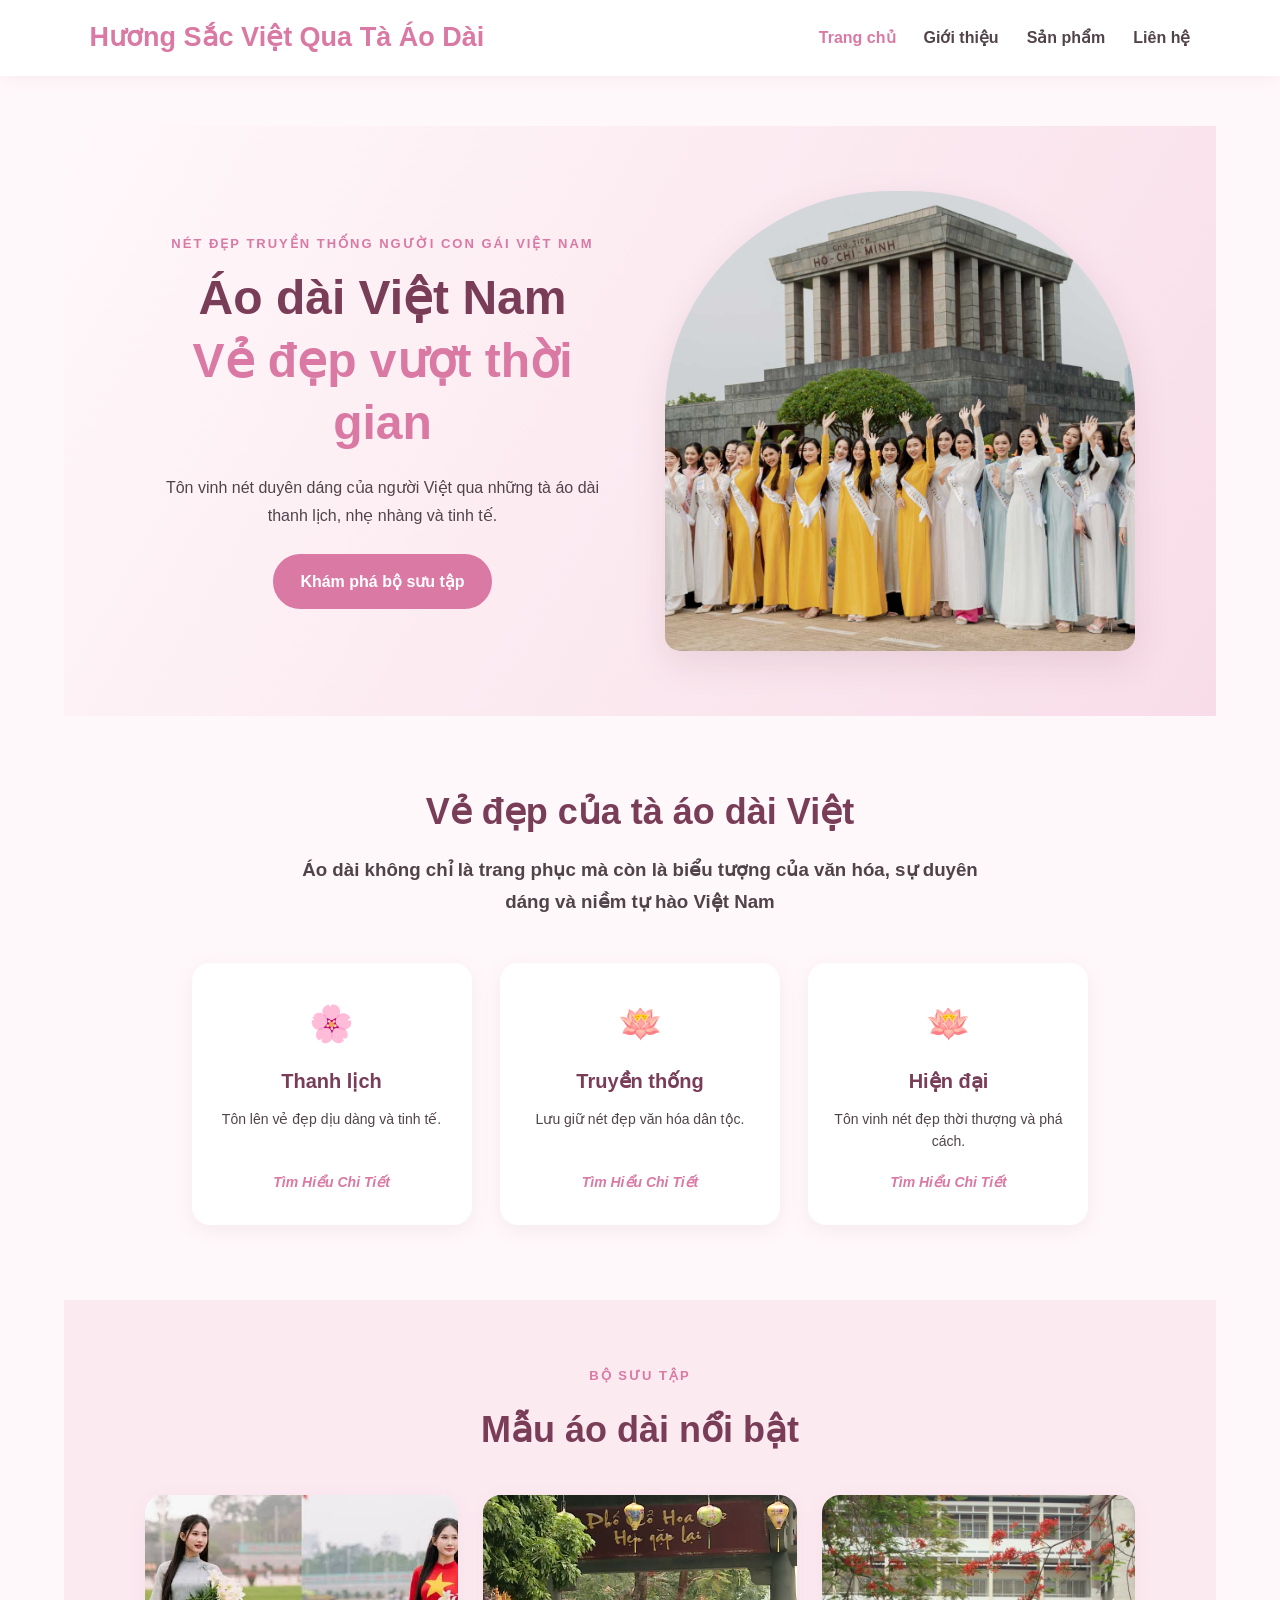
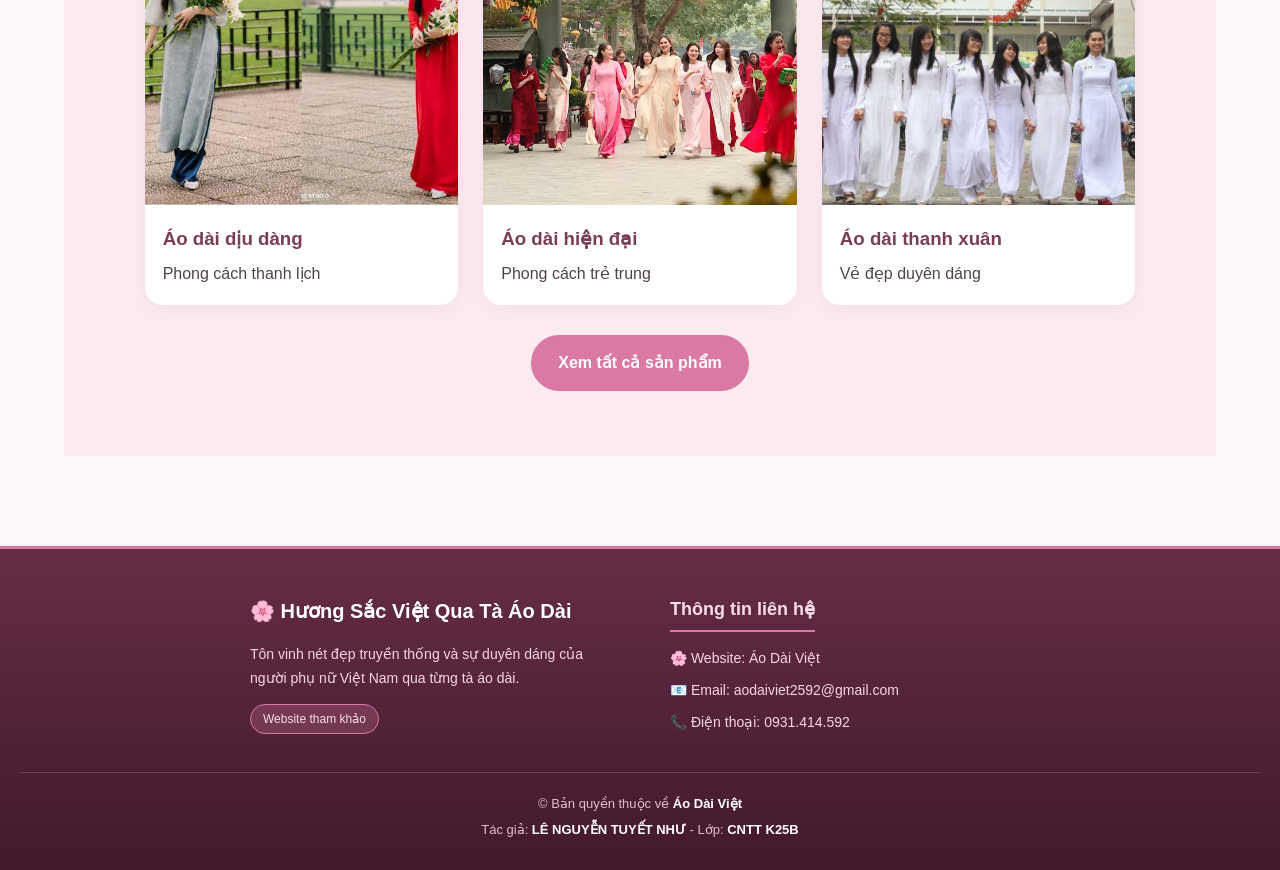
<file: index.html>
<!DOCTYPE html>
<html lang="vi">
<head>
    <meta charset="UTF-8">
    <meta name="viewport" content="width=device-width, initial-scale=1.0">
    <title>Hương Sắc Việt Qua Tà Áo Dài</title>
    <link rel="stylesheet" href="css/dinhdangchung.css">
    <script src="js/dinhdangchung.javascript" defer></script>
</head>
<body>
    <header class="header">
        <a href="index.html" class="logo">Hương Sắc Việt Qua Tà Áo Dài</a>
        <nav class="navbar">
            <a class="active" href="index.html" target="_blank">Trang chủ</a>
            <a href="webcon/gioithieu.html" target="_blank">Giới thiệu</a>
            <a href="webcon/sanpham.html" target="_blank">Sản phẩm</a>
            <a href="webcon/lienhe.html" target="_blank">Liên hệ</a>
        </nav>
    </header>
    <main class="sp-page">
        <div class="sp-petals" aria-hidden="true">
            <span>🌸</span><span>🌸</span><span>🌺</span><span>🌸</span><span>🌺</span><span>🌸</span><span>🌸</span>
        </div>
        <section class="hero">
            <div class="hero-content">
                <p class="subtitle">NÉT ĐẸP TRUYỀN THỐNG NGƯỜI CON GÁI VIỆT NAM</p>
                <h1>Áo dài Việt Nam<br>
                    <span>Vẻ đẹp vượt thời gian</span>
                </h1>
                <p>
                    Tôn vinh nét duyên dáng của người Việt qua
                    những tà áo dài thanh lịch, nhẹ nhàng và tinh tế.
                </p>
                <a href="webcon/sanpham.html" class="btn">
                    Khám phá bộ sưu tập
                </a>
            </div>
            <div class="hero-image">
                <img src="image/hoahau.jpg" alt="Ảnh Áo Dài Hoa Hậu">
            </div>
        </section>
        <section class="section">
            <div class="section-title">
                <h2>Vẻ đẹp của tà áo dài Việt</h2>
                <h3>Áo dài không chỉ là trang phục mà còn là biểu tượng
                của văn hóa, sự duyên dáng và niềm tự hào Việt Nam</h3>
            </div>
            <div class="intro-card">
                <a href="https://scov.gov.vn/ban-sac-van-hoa/ao-dai-bieu-tuong-van-hoa-gan-voi-hinh-tuong-phu-nu-viet-nam.html" class="o-ao-dai" target="_blank">
                    <span class="bieu-tuong">🌸</span>
                    <h3>Thanh lịch</h3>
                    <p>Tôn lên vẻ đẹp dịu dàng và tinh tế.</p>
                    <span class="xem-them"><b><i>Tìm Hiểu Chi Tiết</i></b></span>
                </a>
            </div>
            <div class="intro-card">
                    <a href="https://hoilhpn.org.vn/web/guest/tin-chi-tiet/-/chi-tiet/lich-su-phat-trien-ao-dai-viet-nam-qua-cac-thoi-ky-35475-4513.html" class="o-ao-dai" target="_blank">
                        <span class="bieu-tuong">🪷</span>
                        <h3>Truyền thống</h3>
                        <p>Lưu giữ nét đẹp văn hóa dân tộc.</p>
                        <span class="xem-them"><b><i>Tìm Hiểu Chi Tiết</i></b></span>
                    </a>
            </div>
            <div class="intro-card">
                <a href="https://laodong.vn/dttg/van-hoa-kien-truc/giu-ban-sac-ao-dai-trong-xu-huong-thoi-trang-duong-dai-1676534.html"
                    class="o-ao-dai" target="_blank">
                    <span class="bieu-tuong">🪷</span>
                    <h3>Hiện đại</h3>
                    <p>Tôn vinh nét đẹp thời thượng và phá cách.</p>
                    <span class="xem-them"><b><i>Tìm Hiểu Chi Tiết</i></b></span>
                </a>
            </div>
        </section>
        <section class="section products-section">
            <div class="section-title">
                <p class="subtitle">BỘ SƯU TẬP</p>
                <h2>Mẫu áo dài nổi bật</h2>
            </div>
            <div class="product-grid">
                <article class="product-card">
                    <img src="image/aodaidiudang.jpg" alt="Ảnh Áo Dài Dịu Dàng">
                    <div class="product-info">
                        <h3>Áo dài dịu dàng</h3>
                        <p>Phong cách thanh lịch</p>
                    </div>
                </article>
                <article class="product-card">
                    <img src="image/anhnenaodai.jpg"
                         alt="Thời trang nữ thanh lịch">
                    <div class="product-info">
                        <h3>Áo dài hiện đại</h3>
                        <p>Phong cách trẻ trung</p>
                    </div>
                </article>
                <article class="product-card">
                    <img src="image/aodaithanhxuan.jpg" alt="Áo dài Thanh Xuân">
                    <div class="product-info">
                        <h3>Áo dài thanh xuân</h3>
                        <p>Vẻ đẹp duyên dáng</p>
                    </div>
                </article>
            </div>
            <div class="center">
                <a href="webcon/sanpham.html" class="btn">
                    Xem tất cả sản phẩm
                </a>
            </div>
        </section>
    </main>

<footer class="footer">
        <div class="footer-top">
            <div class="footer-col">
                <h3>🌸 Hương Sắc Việt Qua Tà Áo Dài</h3>
                <p>Tôn vinh nét đẹp truyền thống và sự duyên dáng của người phụ nữ Việt Nam qua từng tà áo dài.</p>
                <span class="footer-tag">Website tham khảo</span>
            </div>

            <div class="footer-col">
                <h4>Thông tin liên hệ</h4>
                <p><a href="https://aodaiviett.vn/" target="_blank">🌸 Website: Áo Dài Việt</a></p>
                <p><a href="mailto:aodaiviet2592@gmail.com">📧 Email: aodaiviet2592@gmail.com</a></p>
                <p>📞 Điện thoại: 0931.414.592</p>
            </div>
        </div>

        <div class="footer-bottom">
            <p>© Bản quyền thuộc về <strong>Áo Dài Việt</strong></p>
            <p>Tác giả: <strong>LÊ NGUYỄN TUYẾT NHƯ</strong> - Lớp: <strong>CNTT K25B</strong></p>
        </div>
    </footer>

</body>
</html>
</file>
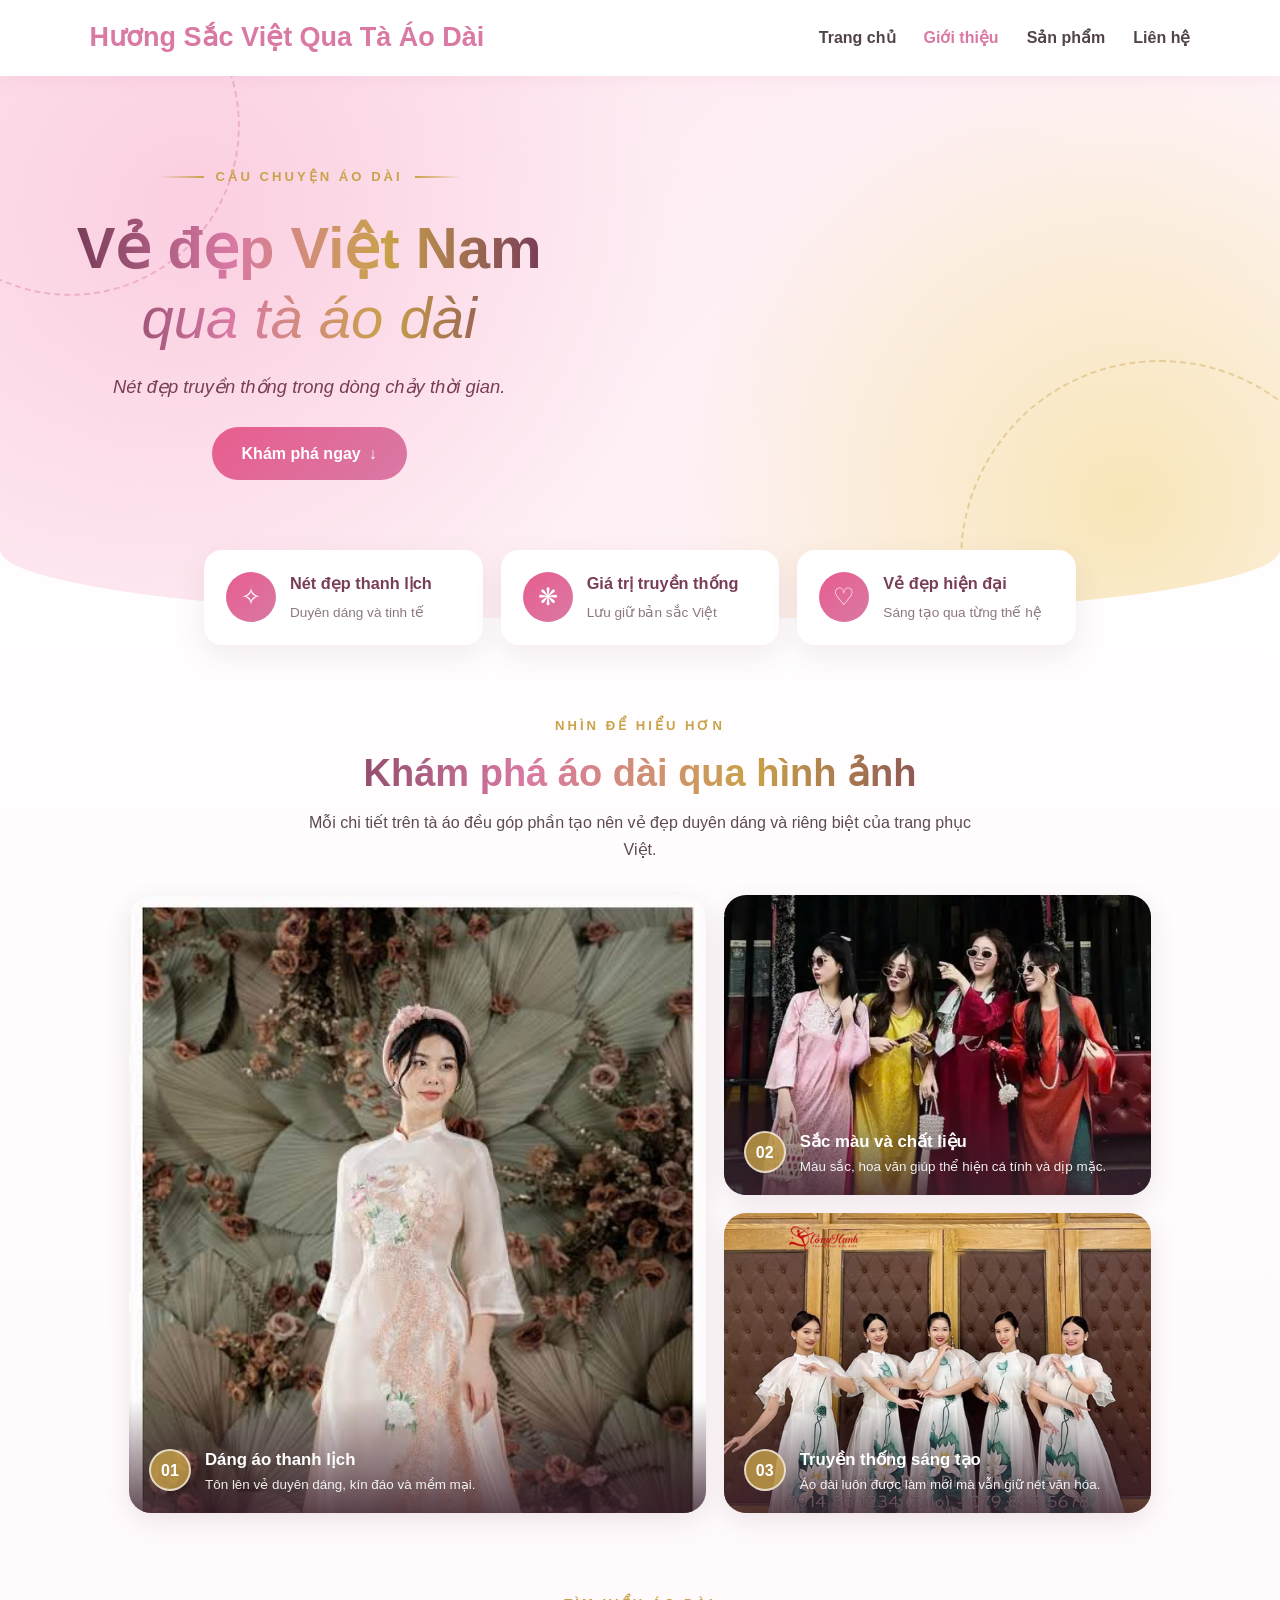
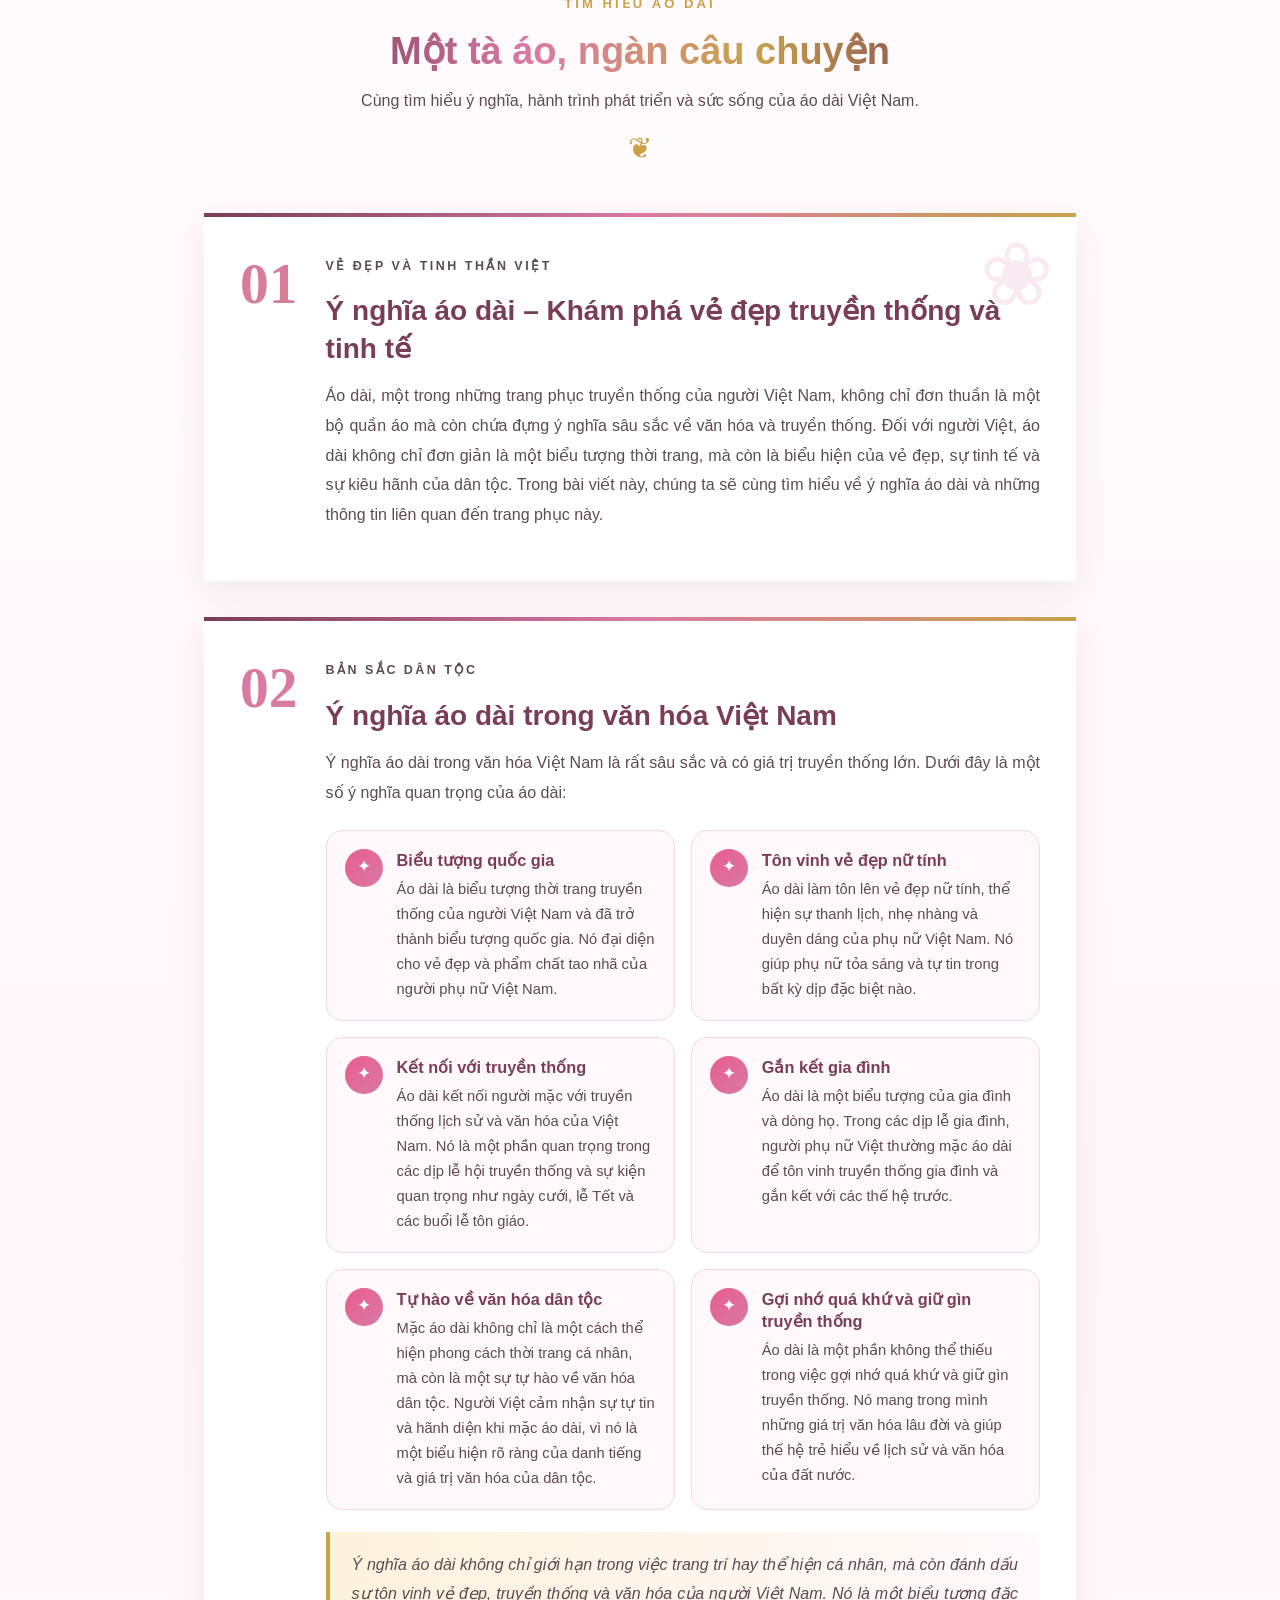
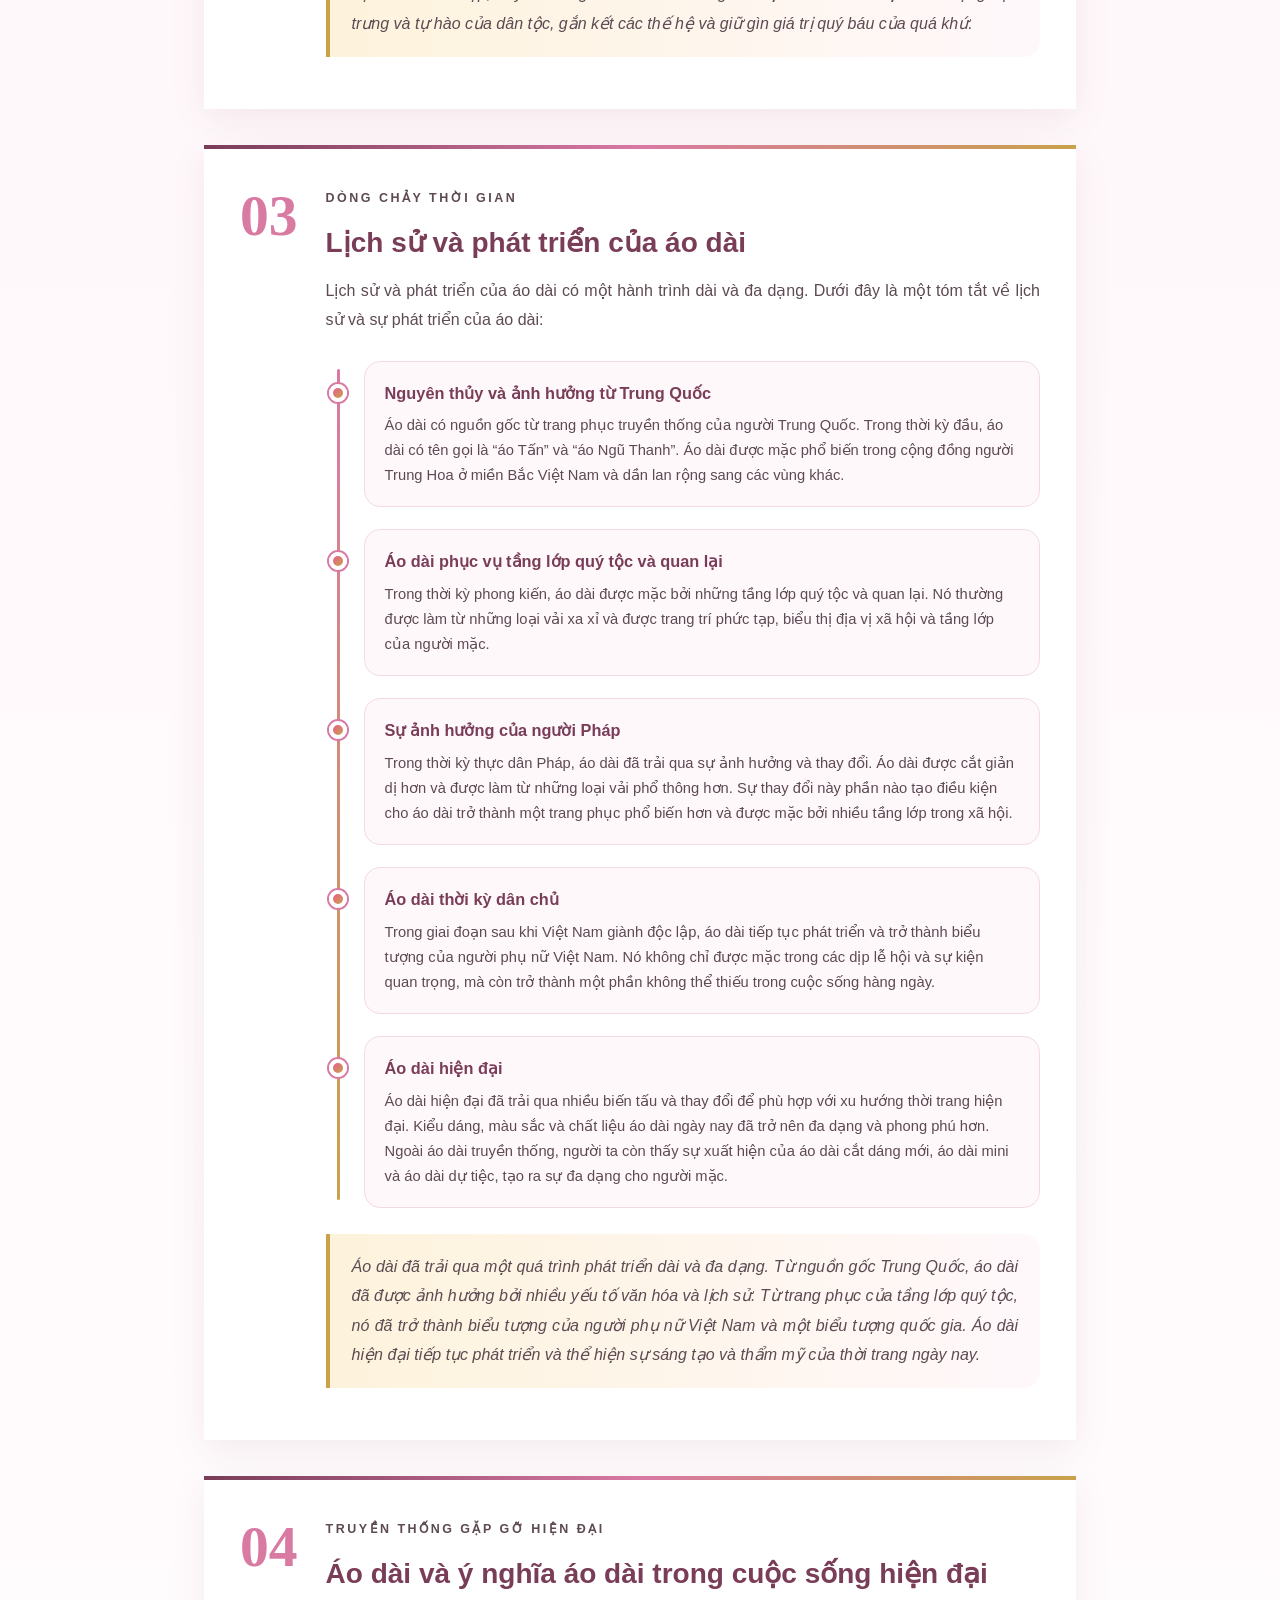
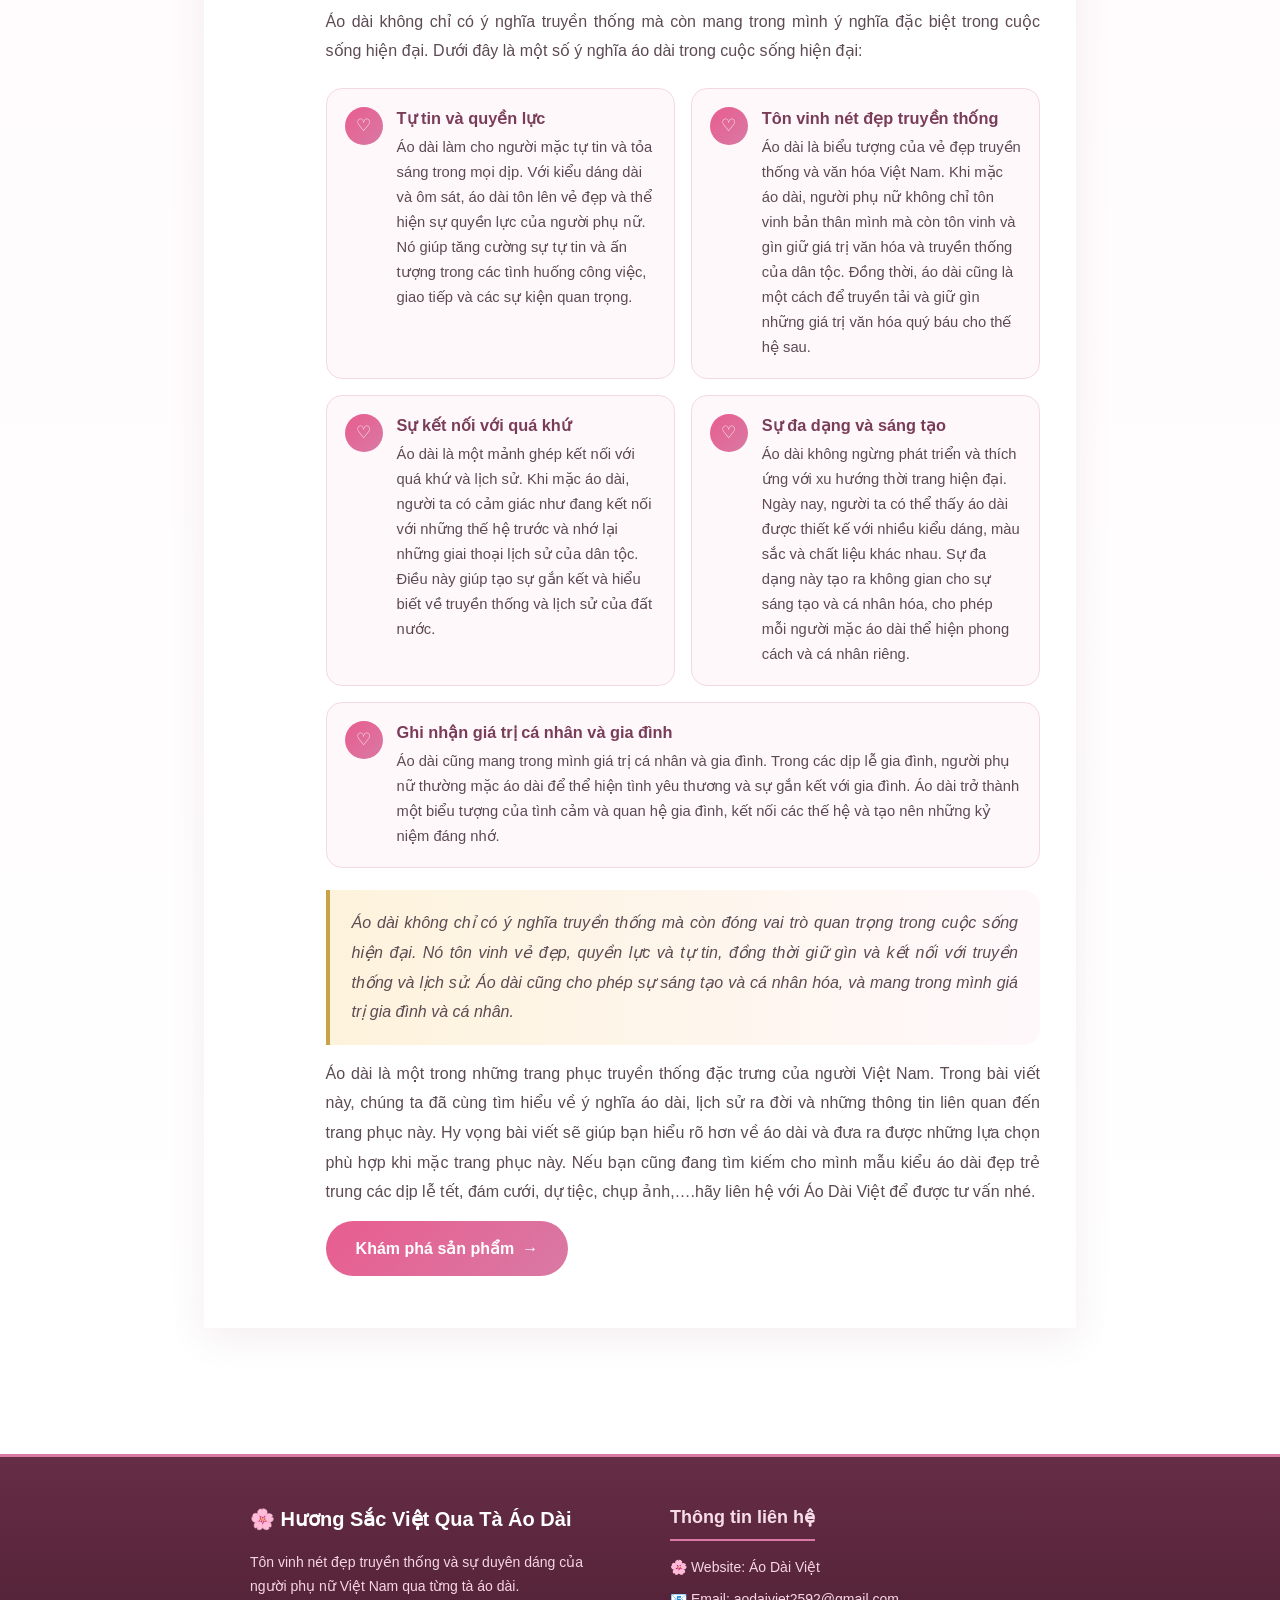
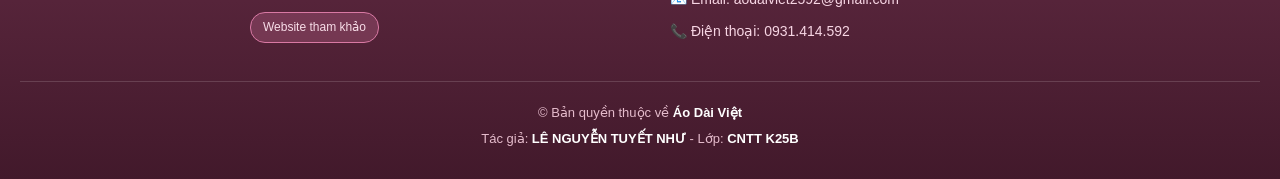
<file: webcon/gioithieu.html>
<!DOCTYPE html>
<html lang="vi">
<head>
    <meta charset="UTF-8">
    <meta name="viewport" content="width=device-width, initial-scale=1.0">
    <title>Giới Thiệu - Hương Sắc Việt Qua Tà Áo Dài</title>
    <script>document.documentElement.className += " gt-js";</script>
    <link rel="stylesheet" href="../css/dinhdangchung.css">
    <script src="../js/dinhdangchung.javascript" defer></script>
</head>
<body>
    <header class="header">
        <a href="../index.html" class="logo">Hương Sắc Việt Qua Tà Áo Dài</a>
        <nav class="navbar">
            <a href="../index.html" target="_blank">Trang chủ</a>
            <a class="active" href="gioithieu.html" target="_blank">Giới thiệu</a>
            <a href="sanpham.html" target="_blank">Sản phẩm</a>
            <a href="lienhe.html" target="_blank">Liên hệ</a>
        </nav>
    </header>
    <main class="gt-page">
                <div class="sp-petals" aria-hidden="true">
                    <span>🌸</span><span>🌸</span><span>🌺</span><span>🌸</span><span>🌺</span><span>🌸</span><span>🌸</span>
                </div>
        <section class="hero">
            <div class="hero-orbit orbit-one"></div>
            <div class="hero-orbit orbit-two"></div>
            <div class="hero-content">
                <p class="eyebrow"><span></span> CÂU CHUYỆN ÁO DÀI <span></span></p>
                <h1>Vẻ đẹp Việt Nam<br><em>qua tà áo dài</em></h1>
                <p class="hero-lead">Nét đẹp truyền thống trong dòng chảy thời gian.</p>
                <a href="#hanh-trinh" class="btn">Khám phá ngay <span>↓</span></a>
            </div>
        </section>
        <section class="intro-strip" aria-label="Điểm nổi bật">
            <div><span class="strip-icon">✧</span>
                <p><b>Nét đẹp thanh lịch</b><small>Duyên dáng và tinh tế</small></p>
            </div>
            <div><span class="strip-icon">❋</span>
                <p><b>Giá trị truyền thống</b><small>Lưu giữ bản sắc Việt</small></p>
            </div>
            <div><span class="strip-icon">♡</span>
                <p><b>Vẻ đẹp hiện đại</b><small>Sáng tạo qua từng thế hệ</small></p>
            </div>
        </section>
        <section class="visual-guide" aria-labelledby="visual-guide-title">
            <div class="visual-guide-heading">
                <p class="eyebrow">NHÌN ĐỂ HIỂU HƠN</p>
                <h2 id="visual-guide-title">Khám phá áo dài qua hình ảnh</h2>
                <p>Mỗi chi tiết trên tà áo đều góp phần tạo nên vẻ đẹp duyên dáng và riêng biệt của trang phục Việt.</p>
            </div>
            <div class="visual-grid">
                <figure class="visual-card visual-card-large">
                    <img src="../image/aodaithanhlich.jpg"
                        alt="Áo dài hoa thanh lịch, dáng ôm nhẹ" loading="lazy">
                    <figcaption><span>01</span>
                        <div><strong>Dáng áo thanh lịch</strong><small>Tôn lên vẻ duyên dáng, kín đáo và mềm mại.</small></div>
                    </figcaption>
                </figure>
                <figure class="visual-card">
                    <img src="../image/aodaisacmau.jpg"
                        alt="Áo dài gấm xanh mint với chất liệu mềm mại" loading="lazy">
                    <figcaption><span>02</span>
                        <div><strong>Sắc màu và chất liệu</strong><small>Màu sắc, hoa văn giúp thể hiện cá tính và dịp
                                mặc.</small></div>
                    </figcaption>
                </figure>
                <figure class="visual-card">
                    <img src="../image/truyenthongsangtao.jpg"
                        alt="Áo dài cách tân đỏ tay phồng đầy sáng tạo" loading="lazy">
                    <figcaption><span>03</span>
                        <div><strong>Truyền thống sáng tạo</strong><small>Áo dài luôn được làm mới mà vẫn giữ nét văn
                                hóa.</small></div>
                    </figcaption>
                </figure>
            </div>
        </section>
        <section class="article-wrap" id="hanh-trinh">
            <div class="section-heading">
                <p class="eyebrow">TÌM HIỂU ÁO DÀI</p>
                <h2>Một tà áo, ngàn câu chuyện</h2>
                <p>Cùng tìm hiểu ý nghĩa, hành trình phát triển và sức sống của áo dài Việt Nam.</p>
                <span class="heading-flourish">❦</span>
            </div>
            <article class="story-card">
                <div class="story-number">01</div>
                <div class="story-body">
                    <p class="story-kicker">VẺ ĐẸP VÀ TINH THẦN VIỆT</p>
                    <h2>Ý nghĩa áo dài – Khám phá vẻ đẹp truyền thống và tinh tế</h2>
                    <p>Áo dài, một trong những trang phục truyền thống của người Việt Nam, không chỉ đơn thuần là một bộ quần áo
                        mà còn chứa đựng ý nghĩa sâu sắc về văn hóa và truyền thống. Đối với người Việt, áo dài không chỉ đơn
                        giản là một biểu tượng thời trang, mà còn là biểu hiện của vẻ đẹp, sự tinh tế và sự kiêu hãnh của dân
                        tộc. Trong bài viết này, chúng ta sẽ cùng tìm hiểu về ý nghĩa áo dài và những thông tin liên quan đến
                        trang phục này.</p>
                </div>
                <div class="story-decoration">❀</div>
            </article>
            <article class="story-card">
                <div class="story-number">02</div>
                <div class="story-body">
                    <p class="story-kicker">BẢN SẮC DÂN TỘC</p>
                    <h2>Ý nghĩa áo dài trong văn hóa Việt Nam</h2>
                    <p>Ý nghĩa áo dài trong văn hóa Việt Nam là rất sâu sắc và có giá trị truyền thống lớn. Dưới đây là một số ý
                        nghĩa quan trọng của áo dài:</p>
                    <div class="meaning-grid">
                        <div class="meaning-item"><span>✦</span>
                            <div>
                                <h3>Biểu tượng quốc gia</h3>
                                <p>Áo dài là biểu tượng thời trang truyền thống của người Việt Nam và đã trở thành biểu tượng
                                    quốc gia. Nó đại diện cho vẻ đẹp và phẩm chất tao nhã của người phụ nữ Việt Nam.</p>
                            </div>
                        </div>
                        <div class="meaning-item"><span>✦</span>
                            <div>
                                <h3>Tôn vinh vẻ đẹp nữ tính</h3>
                                <p>Áo dài làm tôn lên vẻ đẹp nữ tính, thể hiện sự thanh lịch, nhẹ nhàng và duyên dáng của phụ nữ
                                    Việt Nam. Nó giúp phụ nữ tỏa sáng và tự tin trong bất kỳ dịp đặc biệt nào.</p>
                            </div>
                        </div>
                        <div class="meaning-item"><span>✦</span>
                            <div>
                                <h3>Kết nối với truyền thống</h3>
                                <p>Áo dài kết nối người mặc với truyền thống lịch sử và văn hóa của Việt Nam. Nó là một phần
                                    quan trọng trong các dịp lễ hội truyền thống và sự kiện quan trọng như ngày cưới, lễ Tết và
                                    các buổi lễ tôn giáo.</p>
                            </div>
                        </div>
                        <div class="meaning-item"><span>✦</span>
                            <div>
                                <h3>Gắn kết gia đình</h3>
                                <p>Áo dài là một biểu tượng của gia đình và dòng họ. Trong các dịp lễ gia đình, người phụ nữ
                                    Việt thường mặc áo dài để tôn vinh truyền thống gia đình và gắn kết với các thế hệ trước.
                                </p>
                            </div>
                        </div>
                        <div class="meaning-item"><span>✦</span>
                            <div>
                                <h3>Tự hào về văn hóa dân tộc</h3>
                                <p>Mặc áo dài không chỉ là một cách thể hiện phong cách thời trang cá nhân, mà còn là một sự tự
                                    hào về văn hóa dân tộc. Người Việt cảm nhận sự tự tin và hãnh diện khi mặc áo dài, vì nó là
                                    một biểu hiện rõ ràng của danh tiếng và giá trị văn hóa của dân tộc.</p>
                            </div>
                        </div>
                        <div class="meaning-item"><span>✦</span>
                            <div>
                                <h3>Gợi nhớ quá khứ và giữ gìn truyền thống</h3>
                                <p>Áo dài là một phần không thể thiếu trong việc gợi nhớ quá khứ và giữ gìn truyền thống. Nó
                                    mang trong mình những giá trị văn hóa lâu đời và giúp thế hệ trẻ hiểu về lịch sử và văn hóa
                                    của đất nước.</p>
                            </div>
                        </div>
                    </div>
                    <p class="closing-note">Ý nghĩa áo dài không chỉ giới hạn trong việc trang trí hay thể hiện cá nhân, mà còn
                        đánh dấu sự tôn vinh vẻ đẹp, truyền thống và văn hóa của người Việt Nam. Nó là một biểu tượng đặc trưng
                        và tự hào của dân tộc, gắn kết các thế hệ và giữ gìn giá trị quý báu của quá khứ.</p>
                </div>
            </article>
            <article class="story-card timeline-card">
                <div class="story-number">03</div>
                <div class="story-body">
                    <p class="story-kicker">DÒNG CHẢY THỜI GIAN</p>
                    <h2>Lịch sử và phát triển của áo dài</h2>
                    <p>Lịch sử và phát triển của áo dài có một hành trình dài và đa dạng. Dưới đây là một tóm tắt về lịch sử và
                        sự phát triển của áo dài:</p>
                    <div class="timeline">
                        <div class="timeline-item"><span class="timeline-dot"></span>
                            <div>
                                <h3>Nguyên thủy và ảnh hưởng từ Trung Quốc</h3>
                                <p>Áo dài có nguồn gốc từ trang phục truyền thống của người Trung Quốc. Trong thời kỳ đầu, áo
                                    dài có tên gọi là “áo Tấn” và “áo Ngũ Thanh”. Áo dài được mặc phổ biến trong cộng đồng người
                                    Trung Hoa ở miền Bắc Việt Nam và dần lan rộng sang các vùng khác.</p>
                            </div>
                        </div>
                        <div class="timeline-item"><span class="timeline-dot"></span>
                            <div>
                                <h3>Áo dài phục vụ tầng lớp quý tộc và quan lại</h3>
                                <p>Trong thời kỳ phong kiến, áo dài được mặc bởi những tầng lớp quý tộc và quan lại. Nó thường
                                    được làm từ những loại vải xa xỉ và được trang trí phức tạp, biểu thị địa vị xã hội và tầng
                                    lớp của người mặc.</p>
                            </div>
                        </div>
                        <div class="timeline-item"><span class="timeline-dot"></span>
                            <div>
                                <h3>Sự ảnh hưởng của người Pháp</h3>
                                <p>Trong thời kỳ thực dân Pháp, áo dài đã trải qua sự ảnh hưởng và thay đổi. Áo dài được cắt
                                    giản dị hơn và được làm từ những loại vải phổ thông hơn. Sự thay đổi này phần nào tạo điều
                                    kiện cho áo dài trở thành một trang phục phổ biến hơn và được mặc bởi nhiều tầng lớp trong
                                    xã hội.</p>
                            </div>
                        </div>
                        <div class="timeline-item"><span class="timeline-dot"></span>
                            <div>
                                <h3>Áo dài thời kỳ dân chủ</h3>
                                <p>Trong giai đoạn sau khi Việt Nam giành độc lập, áo dài tiếp tục phát triển và trở thành biểu
                                    tượng của người phụ nữ Việt Nam. Nó không chỉ được mặc trong các dịp lễ hội và sự kiện quan
                                    trọng, mà còn trở thành một phần không thể thiếu trong cuộc sống hàng ngày.</p>
                            </div>
                        </div>
                        <div class="timeline-item"><span class="timeline-dot"></span>
                            <div>
                                <h3>Áo dài hiện đại</h3>
                                <p>Áo dài hiện đại đã trải qua nhiều biến tấu và thay đổi để phù hợp với xu hướng thời trang
                                    hiện đại. Kiểu dáng, màu sắc và chất liệu áo dài ngày nay đã trở nên đa dạng và phong phú
                                    hơn. Ngoài áo dài truyền thống, người ta còn thấy sự xuất hiện của áo dài cắt dáng mới, áo
                                    dài mini và áo dài dự tiệc, tạo ra sự đa dạng cho người mặc.</p>
                            </div>
                        </div>
                    </div>
                    <p class="closing-note">Áo dài đã trải qua một quá trình phát triển dài và đa dạng. Từ nguồn gốc Trung Quốc,
                        áo dài đã được ảnh hưởng bởi nhiều yếu tố văn hóa và lịch sử. Từ trang phục của tầng lớp quý tộc, nó đã
                        trở thành biểu tượng của người phụ nữ Việt Nam và một biểu tượng quốc gia. Áo dài hiện đại tiếp tục phát
                        triển và thể hiện sự sáng tạo và thẩm mỹ của thời trang ngày nay.</p>
                </div>
            </article>
            <article class="story-card">
                <div class="story-number">04</div>
                <div class="story-body">
                    <p class="story-kicker">TRUYỀN THỐNG GẶP GỠ HIỆN ĐẠI</p>
                    <h2>Áo dài và ý nghĩa áo dài trong cuộc sống hiện đại</h2>
                    <p>Áo dài không chỉ có ý nghĩa truyền thống mà còn mang trong mình ý nghĩa đặc biệt trong cuộc sống hiện
                        đại. Dưới đây là một số ý nghĩa áo dài trong cuộc sống hiện đại:</p>
                    <div class="meaning-grid modern-grid">
                        <div class="meaning-item"><span>♡</span>
                            <div>
                                <h3>Tự tin và quyền lực</h3>
                                <p>Áo dài làm cho người mặc tự tin và tỏa sáng trong mọi dịp. Với kiểu dáng dài và ôm sát, áo
                                    dài tôn lên vẻ đẹp và thể hiện sự quyền lực của người phụ nữ. Nó giúp tăng cường sự tự tin
                                    và ấn tượng trong các tình huống công việc, giao tiếp và các sự kiện quan trọng.</p>
                            </div>
                        </div>
                        <div class="meaning-item"><span>♡</span>
                            <div>
                                <h3>Tôn vinh nét đẹp truyền thống</h3>
                                <p>Áo dài là biểu tượng của vẻ đẹp truyền thống và văn hóa Việt Nam. Khi mặc áo dài, người phụ
                                    nữ không chỉ tôn vinh bản thân mình mà còn tôn vinh và gìn giữ giá trị văn hóa và truyền
                                    thống của dân tộc. Đồng thời, áo dài cũng là một cách để truyền tải và giữ gìn những giá trị
                                    văn hóa quý báu cho thế hệ sau.</p>
                            </div>
                        </div>
                        <div class="meaning-item"><span>♡</span>
                            <div>
                                <h3>Sự kết nối với quá khứ</h3>
                                <p>Áo dài là một mảnh ghép kết nối với quá khứ và lịch sử. Khi mặc áo dài, người ta có cảm giác
                                    như đang kết nối với những thế hệ trước và nhớ lại những giai thoại lịch sử của dân tộc.
                                    Điều này giúp tạo sự gắn kết và hiểu biết về truyền thống và lịch sử của đất nước.</p>
                            </div>
                        </div>
                        <div class="meaning-item"><span>♡</span>
                            <div>
                                <h3>Sự đa dạng và sáng tạo</h3>
                                <p>Áo dài không ngừng phát triển và thích ứng với xu hướng thời trang hiện đại. Ngày nay, người
                                    ta có thể thấy áo dài được thiết kế với nhiều kiểu dáng, màu sắc và chất liệu khác nhau. Sự
                                    đa dạng này tạo ra không gian cho sự sáng tạo và cá nhân hóa, cho phép mỗi người mặc áo dài
                                    thể hiện phong cách và cá nhân riêng.</p>
                            </div>
                        </div>
                        <div class="meaning-item"><span>♡</span>
                            <div>
                                <h3>Ghi nhận giá trị cá nhân và gia đình</h3>
                                <p>Áo dài cũng mang trong mình giá trị cá nhân và gia đình. Trong các dịp lễ gia đình, người phụ
                                    nữ thường mặc áo dài để thể hiện tình yêu thương và sự gắn kết với gia đình. Áo dài trở
                                    thành một biểu tượng của tình cảm và quan hệ gia đình, kết nối các thế hệ và tạo nên những
                                    kỷ niệm đáng nhớ.</p>
                            </div>
                        </div>
                    </div>
                    <p class="closing-note">Áo dài không chỉ có ý nghĩa truyền thống mà còn đóng vai trò quan trọng trong cuộc
                        sống hiện đại. Nó tôn vinh vẻ đẹp, quyền lực và tự tin, đồng thời giữ gìn và kết nối với truyền thống và
                        lịch sử. Áo dài cũng cho phép sự sáng tạo và cá nhân hóa, và mang trong mình giá trị gia đình và cá
                        nhân.</p>
                    <p>Áo dài là một trong những trang phục truyền thống đặc trưng của người Việt Nam. Trong bài viết này, chúng
                        ta đã cùng tìm hiểu về ý nghĩa áo dài, lịch sử ra đời và những thông tin liên quan đến trang phục này.
                        Hy vọng bài viết sẽ giúp bạn hiểu rõ hơn về áo dài và đưa ra được những lựa chọn phù hợp khi mặc trang
                        phục này. Nếu bạn cũng đang tìm kiếm cho mình mẫu kiểu áo dài đẹp trẻ trung các dịp lễ tết, đám cưới, dự
                        tiệc, chụp ảnh,….hãy liên hệ với Áo Dài Việt để được tư vấn nhé.</p>
                    <p><a href="sanpham.html" class="btn">Khám phá sản phẩm <span>→</span></a></p>
                </div>
            </article>
        </section>
    </main>
<footer class="footer">
        <div class="footer-top">
            <div class="footer-col">
                <h3>🌸 Hương Sắc Việt Qua Tà Áo Dài</h3>
                <p>Tôn vinh nét đẹp truyền thống và sự duyên dáng của người phụ nữ Việt Nam qua từng tà áo dài.</p>
                <span class="footer-tag">Website tham khảo</span>
            </div>

            <div class="footer-col">
                <h4>Thông tin liên hệ</h4>
                <p><a href="https://aodaiviett.vn/" target="_blank">🌸 Website: Áo Dài Việt</a></p>
                <p><a href="mailto:aodaiviet2592@gmail.com">📧 Email: aodaiviet2592@gmail.com</a></p>
                <p>📞 Điện thoại: 0931.414.592</p>
            </div>
        </div>

        <div class="footer-bottom">
            <p>© Bản quyền thuộc về <strong>Áo Dài Việt</strong></p>
            <p>Tác giả: <strong>LÊ NGUYỄN TUYẾT NHƯ</strong> - Lớp: <strong>CNTT K25B</strong></p>
        </div>
    </footer>

</body>
</html>
</file>
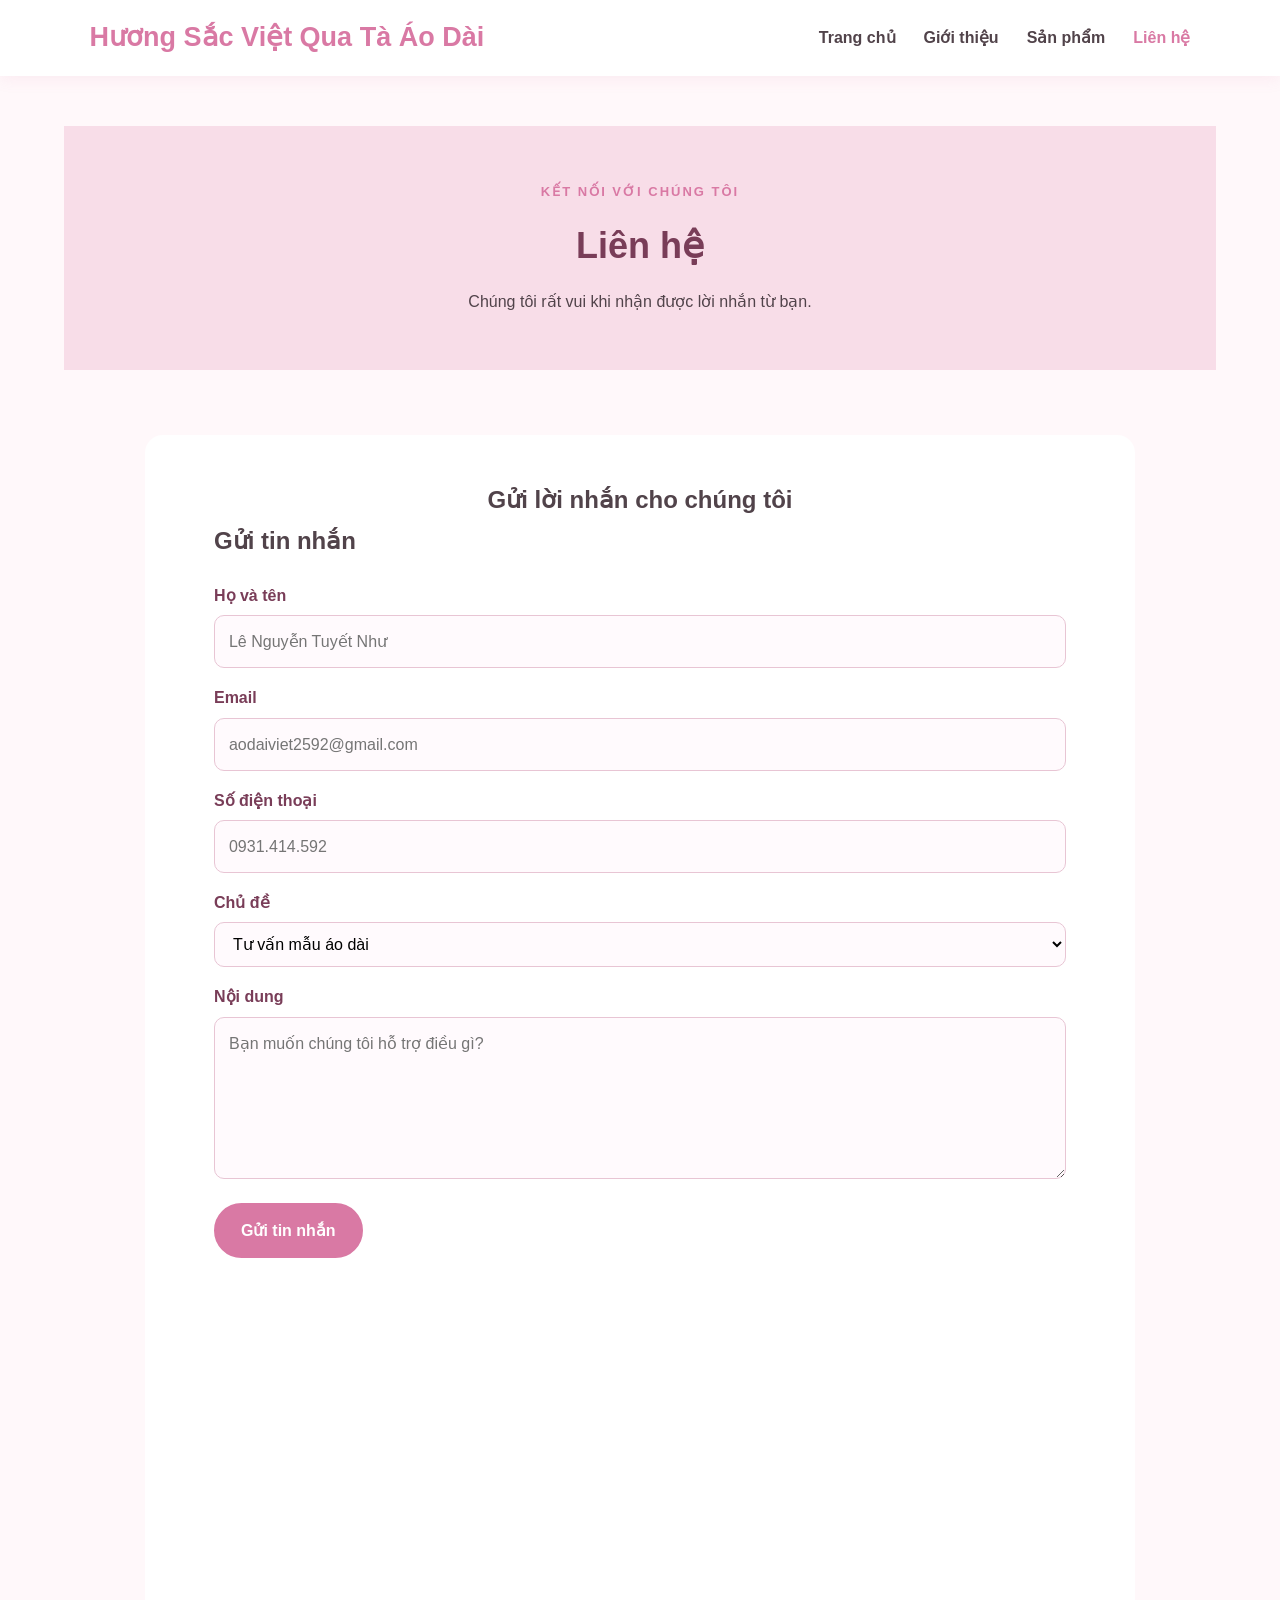
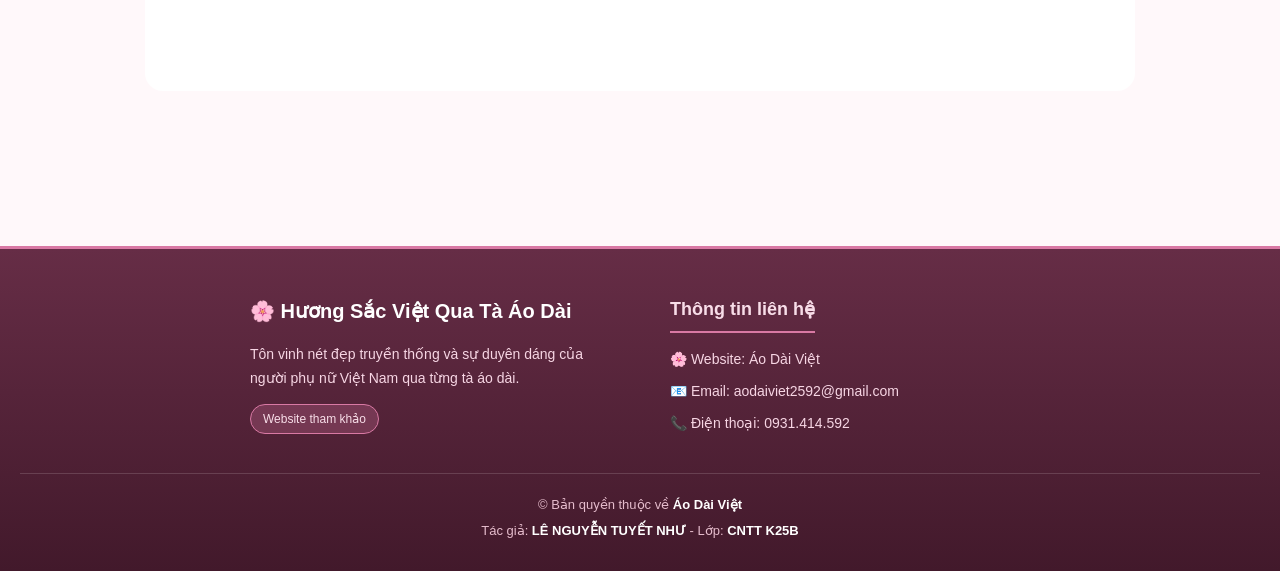
<file: webcon/lienhe.html>
<!DOCTYPE html>
<html lang="vi">
<head>
    <meta charset="UTF-8">
    <meta name="viewport" content="width=device-width, initial-scale=1.0">
    <title>Liên hệ - Hương Sắc Việt Qua Tà Áo Dài</title>
    <link rel="stylesheet" href="../css/dinhdangchung.css">
    <script src="../js/dinhdangchung.javascript" defer></script>
</head>
<body>
    <header class="header">
        <a href="../index.html" class="logo">Hương Sắc Việt Qua Tà Áo Dài</a>
        <nav class="navbar">
            <a href="../index.html" target="_blank">Trang chủ</a>
            <a href="gioithieu.html" target="_blank">Giới thiệu</a>
            <a href="sanpham.html" target="_blank">Sản phẩm</a>
            <a class="active" href="lienhe.html" target="_blank">Liên hệ</a>
        </nav>
    </header>
    <main class="sp-page">
        <div class="sp-petals" aria-hidden="true">
            <span>🌸</span><span>🌸</span><span>🌺</span><span>🌸</span><span>🌺</span><span>🌸</span><span>🌸</span>
        </div>
        <section class="page-title">
            <p class="subtitle">KẾT NỐI VỚI CHÚNG TÔI</p>
            <h1>Liên hệ</h1>
            <p>Chúng tôi rất vui khi nhận được lời nhắn từ bạn.</p>
        </section>
        <section class="section">
            <div class="content-box">
                <h2>Gửi lời nhắn cho chúng tôi</h2>
                <form class="contact-form reveal" id="contactForm" novalidate>
                    <h2 style="margin-bottom:20px">Gửi tin nhắn</h2>
                    <div class="form-group">
                        <label for="name">Họ và tên</label>
                        <input type="text" id="name" name="name" placeholder="Lê Nguyễn Tuyết Như">
                        <span class="error-text"></span>
                    </div>
                    <div class="form-group">
                        <label for="email">Email</label>
                        <input type="email" id="email" name="email" placeholder="aodaiviet2592@gmail.com">
                        <span class="error-text"></span>
                    </div>
                    <div class="form-group">
                        <label for="phone">Số điện thoại</label>
                        <input type="tel" id="phone" name="phone" placeholder="0931.414.592">
                        <span class="error-text"></span>
                    </div>
                    <div class="form-group">
                        <label for="topic">Chủ đề</label>
                        <select id="topic" name="topic">
                            <option>Tư vấn mẫu áo dài</option>
                            <option>May đo theo yêu cầu</option>
                            <option>Áo dài cưới</option>
                            <option>Khác</option>
                        </select>
                    </div>
                    <div class="form-group">
                        <label for="message">Nội dung</label>
                        <textarea id="message" name="message" rows="5" placeholder="Bạn muốn chúng tôi hỗ trợ điều gì?"></textarea>
                        <span class="error-text"></span>
                    </div>
                    <button type="submit" class="btn" onclick="alert('CẢM ƠN BẠN')">Gửi tin nhắn</button>
                    <div class="form-success form-message" id="formSuccess"></div>
                </form>
                <div class="map-box reveal">
                <iframe
                    src="https://www.google.com/maps/embed?pb=!1m14!1m8!1m3!1d7839.948732060828!2d106.63202!3d10.736458999999998!3m2!1i1024!2i768!4f13.1!3m3!1m2!1s0x31752e77a7eec447%3A0x1fc907a21b81ce0e!2zMzcgxJAuIEzDvSBDaGnDqnUgSG_DoG5nLCBLaHUgSUksIELDrG5oIFBow7osIEjhu5MgQ2jDrSBNaW5oLCBWaeG7h3QgTmFt!5e0!3m2!1svi!2sus!4v1791729573308!5m2!1svi!2sus"
                    width="600" height="450" style="border:0;" allowfullscreen="" loading="lazy"
                    referrerpolicy="strict-origin-when-cross-origin"></iframe>
                </div>
            </div>
        </section>
    </main>
<footer class="footer">
        <div class="footer-top">
            <div class="footer-col">
                <h3>🌸 Hương Sắc Việt Qua Tà Áo Dài</h3>
                <p>Tôn vinh nét đẹp truyền thống và sự duyên dáng của người phụ nữ Việt Nam qua từng tà áo dài.</p>
                <span class="footer-tag">Website tham khảo</span>
            </div>

            <div class="footer-col">
                <h4>Thông tin liên hệ</h4>
                <p><a href="https://aodaiviett.vn/" target="_blank">🌸 Website: Áo Dài Việt</a></p>
                <p><a href="mailto:aodaiviet2592@gmail.com">📧 Email: aodaiviet2592@gmail.com</a></p>
                <p>📞 Điện thoại: 0931.414.592</p>
            </div>
        </div>

        <div class="footer-bottom">
            <p>© Bản quyền thuộc về <strong>Áo Dài Việt</strong></p>
            <p>Tác giả: <strong>LÊ NGUYỄN TUYẾT NHƯ</strong> - Lớp: <strong>CNTT K25B</strong></p>
        </div>
    </footer>

</body>
</html>
</file>
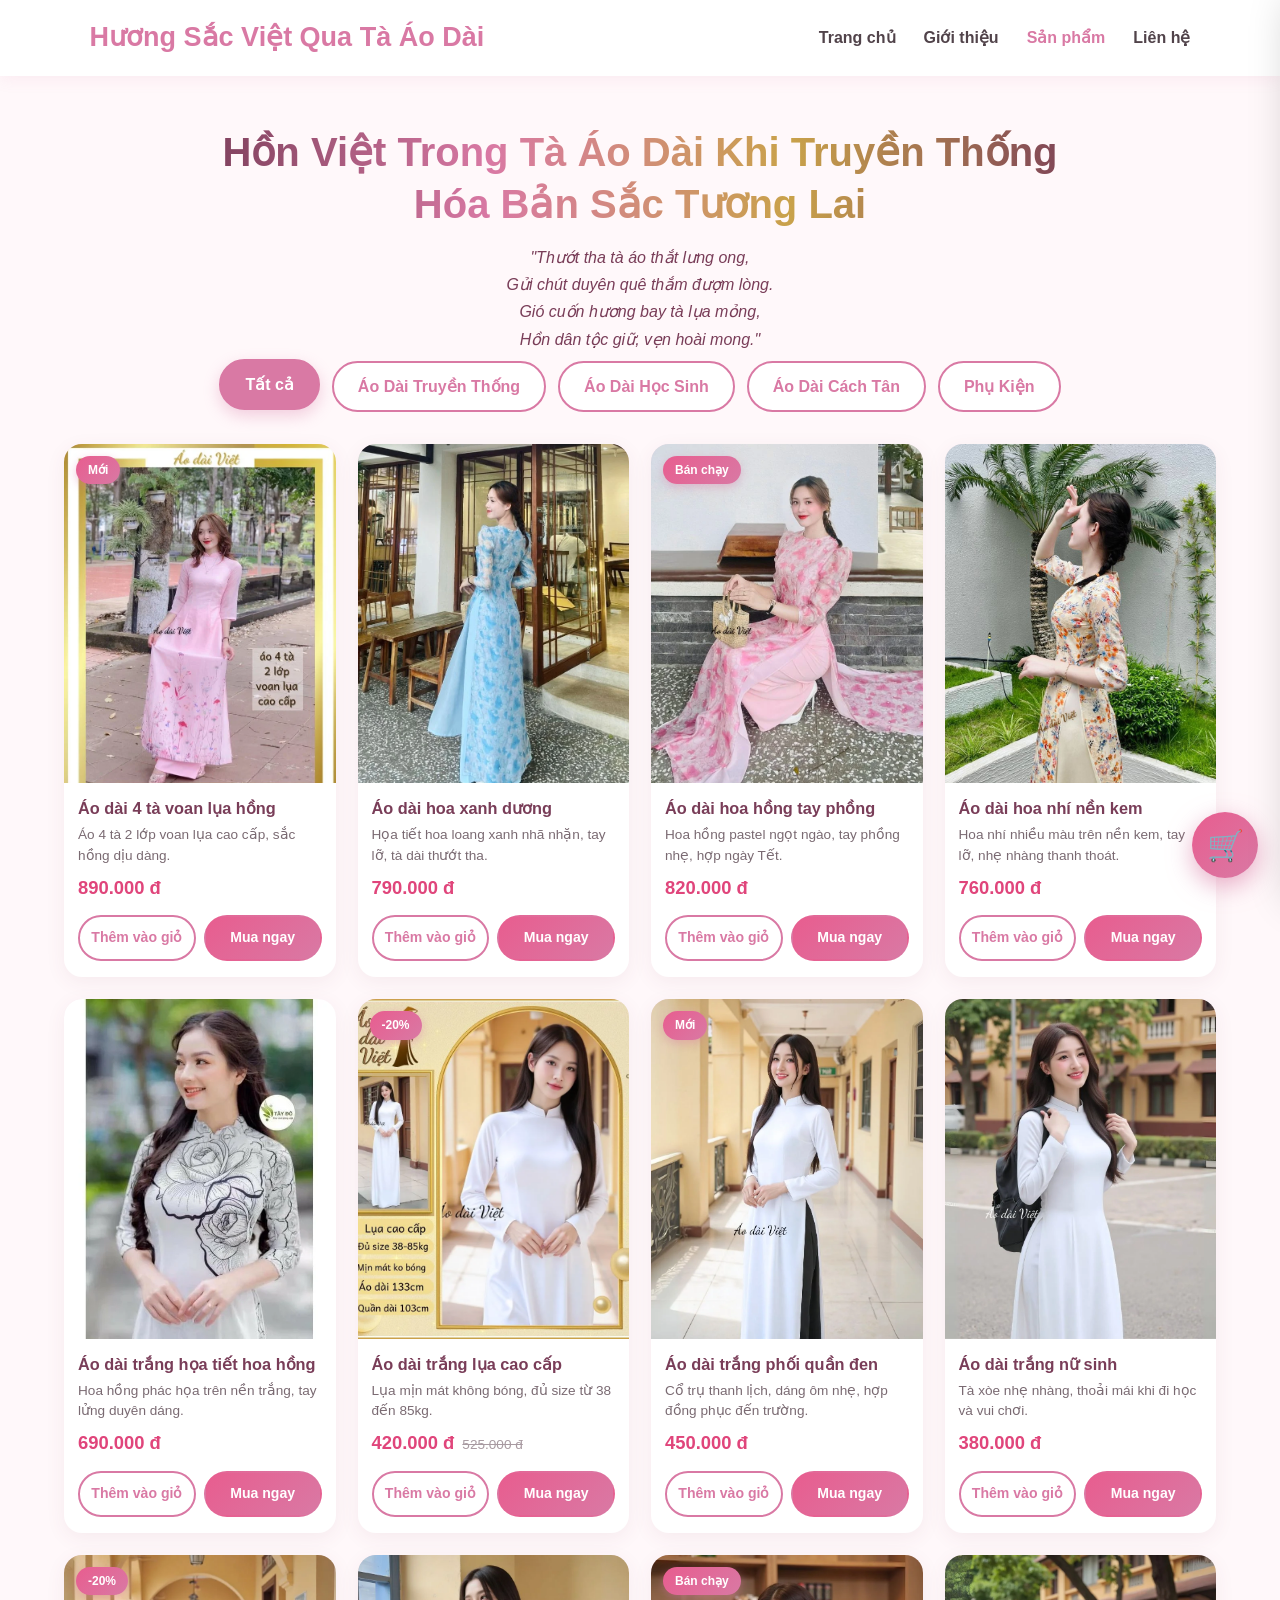
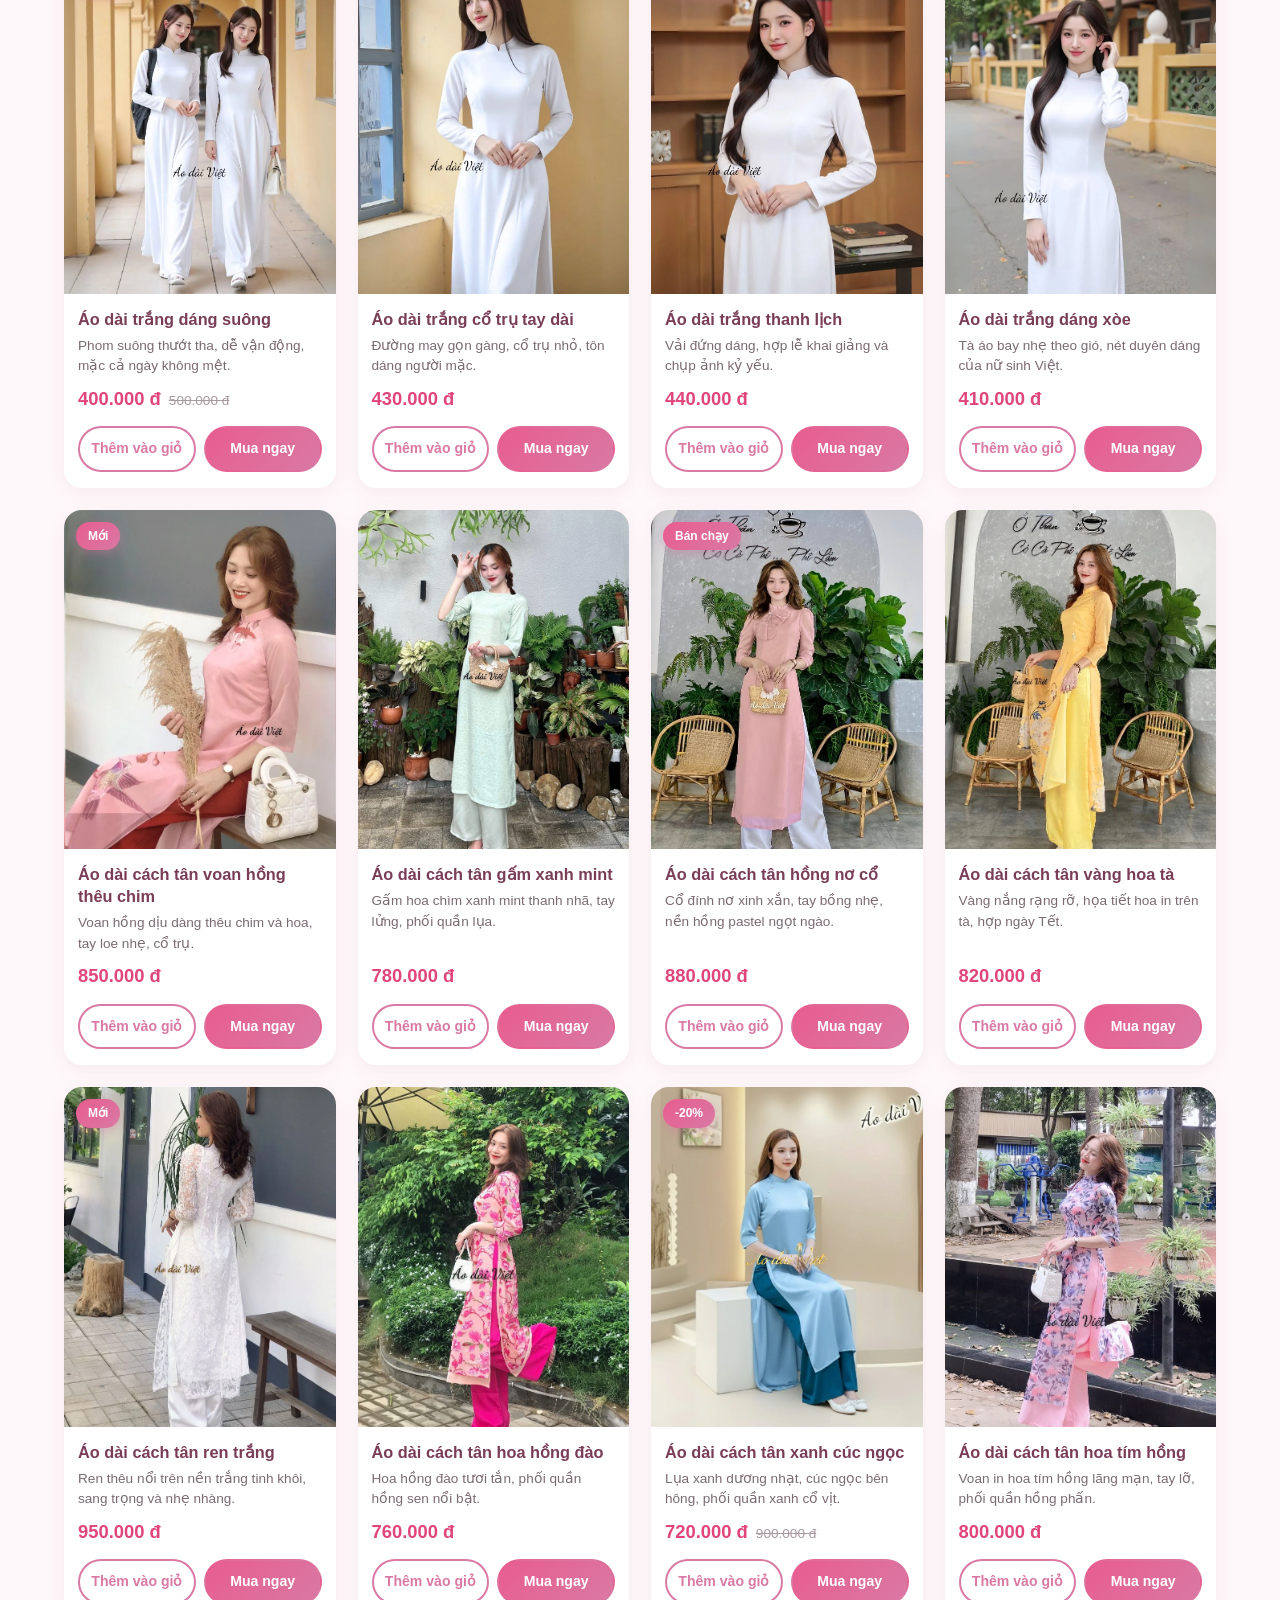
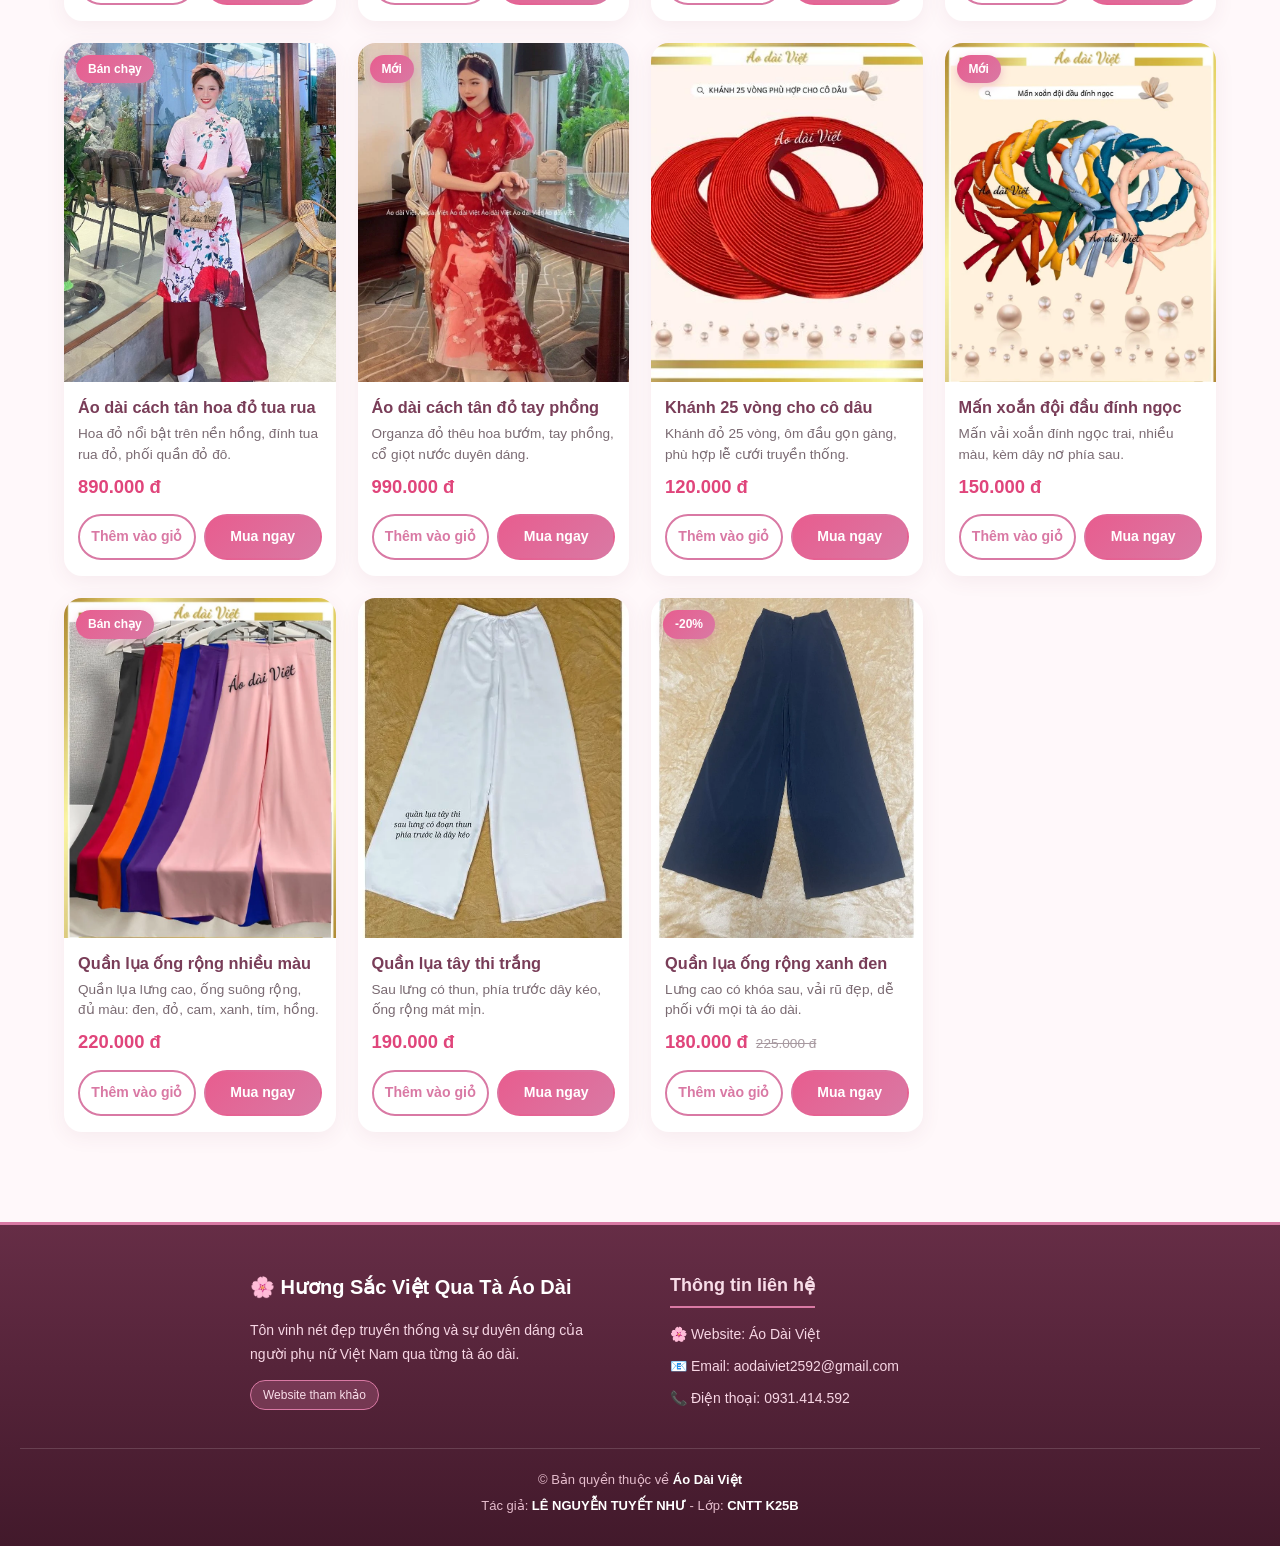
<file: webcon/sanpham.html>
<!DOCTYPE html>
<html lang="vi">
<head>
    <meta charset="UTF-8">
    <meta name="viewport" content="width=device-width, initial-scale=1.0">
    <title>Sản Phẩm - Hương Sắc Việt Qua Tà Áo Dài</title>
    <script>document.documentElement.className += " sp-js";</script>
    <link rel="stylesheet" href="../css/dinhdangchung.css">
    <script src="../js/dinhdangchung.javascript" defer></script>
</head>
<body>
    <header class="header">
        <a href="../index.html" class="logo">Hương Sắc Việt Qua Tà Áo Dài</a>
        <nav class="navbar">
            <a href="../index.html" target="_blank">Trang chủ</a>
            <a href="gioithieu.html" target="_blank">Giới thiệu</a>
            <a class="active" href="sanpham.html" target="_blank">Sản phẩm</a>
            <a href="lienhe.html" target="_blank">Liên hệ</a>
        </nav>
    </header>
    <main class="sp-page">
            <div class="sp-petals" aria-hidden="true">
            <span>🌸</span><span>🌸</span><span>🌺</span><span>🌸</span><span>🌺</span><span>🌸</span><span>🌸</span>
        </div>
        <h1 class="sp-title">Hồn Việt Trong Tà Áo Dài Khi Truyền Thống Hóa Bản Sắc Tương Lai</h1>
        <div class="sp-poem">
            <p>"Thướt tha tà áo thắt lưng ong,</p>
            <p>Gửi chút duyên quê thắm đượm lòng.</p>
            <p>Gió cuốn hương bay tà lụa mỏng,</p>
            <p>Hồn dân tộc giữ, vẹn hoài mong."</p>
        </div>
        <div class="sp-filters">
            <button type="button" class="sp-filter active" data-filter="all">Tất cả</button>
            <button type="button" class="sp-filter" data-filter="truyen-thong">Áo Dài Truyền Thống</button>
            <button type="button" class="sp-filter" data-filter="hoc-sinh">Áo Dài Học Sinh</button>
            <button type="button" class="sp-filter" data-filter="cach-tan">Áo Dài Cách Tân</button>
            <button type="button" class="sp-filter" data-filter="phu-kien">Phụ Kiện</button>
        </div>
        <div class="sp-grid" id="spGrid">
            <article class="sp-card" data-cat="truyen-thong" data-id="tt1" data-name="Áo dài 4 tà voan lụa hồng" data-price="890000" data-img="../image/aodaitruyenthong1.jpg">
                <div class="sp-img">
                    <span class="sp-badge">Mới</span>
                    <div class="sp-ph">👘</div>
                    <img src="../image/aodaitruyenthong1.jpg" alt="Áo dài 4 tà voan lụa hồng" loading="lazy" onerror="this.style.display='none'">
                </div>
                <div class="sp-body">
                    <h3>Áo dài 4 tà voan lụa hồng</h3>
                    <p class="sp-desc">Áo 4 tà 2 lớp voan lụa cao cấp, sắc hồng dịu dàng.</p>
                    <div class="sp-price"><b>890.000 đ</b></div>
                    <div class="sp-actions">
                        <button type="button" class="sp-btn sp-add">Thêm vào giỏ</button>
                        <button type="button" class="sp-btn sp-buy">Mua ngay</button>
                    </div>
                </div>
            </article>
            <article class="sp-card" data-cat="truyen-thong" data-id="tt2" data-name="Áo dài hoa xanh dương" data-price="790000" data-img="../image/aodaitruyenthong2.jpg">
                <div class="sp-img">
                    <div class="sp-ph">👘</div>
                    <img src="../image/aodaitruyenthong2.jpg" alt="Áo dài hoa xanh dương" loading="lazy" onerror="this.style.display='none'">
                </div>
                <div class="sp-body">
                    <h3>Áo dài hoa xanh dương</h3>
                    <p class="sp-desc">Họa tiết hoa loang xanh nhã nhặn, tay lỡ, tà dài thướt tha.</p>
                    <div class="sp-price"><b>790.000 đ</b></div>
                    <div class="sp-actions">
                        <button type="button" class="sp-btn sp-add">Thêm vào giỏ</button>
                        <button type="button" class="sp-btn sp-buy">Mua ngay</button>
                    </div>
                </div>
            </article>
            <article class="sp-card" data-cat="truyen-thong" data-id="tt3" data-name="Áo dài hoa hồng tay phồng" data-price="820000" data-img="../image/aodaitruyenthong3.jpg">
                <div class="sp-img">
                    <span class="sp-badge">Bán chạy</span>
                    <div class="sp-ph">👘</div>
                    <img src="../image/aodaitruyenthong3.jpg" alt="Áo dài hoa hồng tay phồng" loading="lazy" onerror="this.style.display='none'">
                </div>
                <div class="sp-body">
                    <h3>Áo dài hoa hồng tay phồng</h3>
                    <p class="sp-desc">Hoa hồng pastel ngọt ngào, tay phồng nhẹ, hợp ngày Tết.</p>
                    <div class="sp-price"><b>820.000 đ</b></div>
                    <div class="sp-actions">
                        <button type="button" class="sp-btn sp-add">Thêm vào giỏ</button>
                        <button type="button" class="sp-btn sp-buy">Mua ngay</button>
                    </div>
                </div>
            </article>
            <article class="sp-card" data-cat="truyen-thong" data-id="tt4" data-name="Áo dài hoa nhí nền kem" data-price="760000" data-img="../image/aodaitruyenthong4.jpg">
                <div class="sp-img">
                    <div class="sp-ph">👘</div>
                    <img src="../image/aodaitruyenthong4.jpg" alt="Áo dài hoa nhí nền kem" loading="lazy" onerror="this.style.display='none'">
                </div>
                <div class="sp-body">
                    <h3>Áo dài hoa nhí nền kem</h3>
                    <p class="sp-desc">Hoa nhí nhiều màu trên nền kem, tay lỡ, nhẹ nhàng thanh thoát.</p>
                    <div class="sp-price"><b>760.000 đ</b></div>
                    <div class="sp-actions">
                        <button type="button" class="sp-btn sp-add">Thêm vào giỏ</button>
                        <button type="button" class="sp-btn sp-buy">Mua ngay</button>
                    </div>
                </div>
            </article>
            <article class="sp-card" data-cat="truyen-thong" data-id="tt5" data-name="Áo dài trắng họa tiết hoa hồng" data-price="690000" data-img="../image/aodaitruyenthong5.jpg">
                <div class="sp-img">
                    <div class="sp-ph">👘</div>
                    <img src="../image/aodaitruyenthong5.jpg" alt="Áo dài trắng họa tiết hoa hồng" loading="lazy" onerror="this.style.display='none'">
                </div>
                <div class="sp-body">
                    <h3>Áo dài trắng họa tiết hoa hồng</h3>
                    <p class="sp-desc">Hoa hồng phác họa trên nền trắng, tay lửng duyên dáng.</p>
                    <div class="sp-price"><b>690.000 đ</b></div>
                    <div class="sp-actions">
                        <button type="button" class="sp-btn sp-add">Thêm vào giỏ</button>
                        <button type="button" class="sp-btn sp-buy">Mua ngay</button>
                    </div>
                </div>
            </article>
            <article class="sp-card" data-cat="hoc-sinh" data-id="hs6" data-name="Áo dài trắng lụa cao cấp" data-price="420000" data-img="../image/aodaihocsinh6.jpg">
                <div class="sp-img">
                    <span class="sp-badge">-20%</span>
                    <div class="sp-ph">👘</div>
                    <img src="../image/aodaihocsinh6.jpg" alt="Áo dài trắng lụa cao cấp" loading="lazy" onerror="this.style.display='none'">
                </div>
                <div class="sp-body">
                    <h3>Áo dài trắng lụa cao cấp</h3>
                    <p class="sp-desc">Lụa mịn mát không bóng, đủ size từ 38 đến 85kg.</p>
                    <div class="sp-price"><b>420.000 đ</b><s>525.000 đ</s></div>
                    <div class="sp-actions">
                        <button type="button" class="sp-btn sp-add">Thêm vào giỏ</button>
                        <button type="button" class="sp-btn sp-buy">Mua ngay</button>
                    </div>
                </div>
            </article>
            <article class="sp-card" data-cat="hoc-sinh" data-id="hs7" data-name="Áo dài trắng phối quần đen" data-price="450000" data-img="../image/aodaihocsinh7.jpg">
                <div class="sp-img">
                    <span class="sp-badge">Mới</span>
                    <div class="sp-ph">👘</div>
                    <img src="../image/aodaihocsinh7.jpg" alt="Áo dài trắng phối quần đen" loading="lazy" onerror="this.style.display='none'">
                </div>
                <div class="sp-body">
                    <h3>Áo dài trắng phối quần đen</h3>
                    <p class="sp-desc">Cổ trụ thanh lịch, dáng ôm nhẹ, hợp đồng phục đến trường.</p>
                    <div class="sp-price"><b>450.000 đ</b></div>
                    <div class="sp-actions">
                        <button type="button" class="sp-btn sp-add">Thêm vào giỏ</button>
                        <button type="button" class="sp-btn sp-buy">Mua ngay</button>
                    </div>
                </div>
            </article>
            <article class="sp-card" data-cat="hoc-sinh" data-id="hs8" data-name="Áo dài trắng nữ sinh" data-price="380000" data-img="../image/aodaihocsinh8.jpg">
                <div class="sp-img">
                    <div class="sp-ph">👘</div>
                    <img src="../image/aodaihocsinh8.jpg" alt="Áo dài trắng nữ sinh" loading="lazy" onerror="this.style.display='none'">
                </div>
                <div class="sp-body">
                    <h3>Áo dài trắng nữ sinh</h3>
                    <p class="sp-desc">Tà xòe nhẹ nhàng, thoải mái khi đi học và vui chơi.</p>
                    <div class="sp-price"><b>380.000 đ</b></div>
                    <div class="sp-actions">
                        <button type="button" class="sp-btn sp-add">Thêm vào giỏ</button>
                        <button type="button" class="sp-btn sp-buy">Mua ngay</button>
                    </div>
                </div>
            </article>
            <article class="sp-card" data-cat="hoc-sinh" data-id="hs9" data-name="Áo dài trắng dáng suông" data-price="400000" data-img="../image/aodaihocsinh9.jpg">
                <div class="sp-img">
                    <span class="sp-badge">-20%</span>
                    <div class="sp-ph">👘</div>
                    <img src="../image/aodaihocsinh9.jpg" alt="Áo dài trắng dáng suông" loading="lazy" onerror="this.style.display='none'">
                </div>
                <div class="sp-body">
                    <h3>Áo dài trắng dáng suông</h3>
                    <p class="sp-desc">Phom suông thướt tha, dễ vận động, mặc cả ngày không mệt.</p>
                    <div class="sp-price"><b>400.000 đ</b><s>500.000 đ</s></div>
                    <div class="sp-actions">
                        <button type="button" class="sp-btn sp-add">Thêm vào giỏ</button>
                        <button type="button" class="sp-btn sp-buy">Mua ngay</button>
                    </div>
                </div>
            </article>
            <article class="sp-card" data-cat="hoc-sinh" data-id="hs10" data-name="Áo dài trắng cổ trụ tay dài" data-price="430000" data-img="../image/aodaihocsinh10.jpg">
                <div class="sp-img">
                    <div class="sp-ph">👘</div>
                    <img src="../image/aodaihocsinh10.jpg" alt="Áo dài trắng cổ trụ tay dài" loading="lazy" onerror="this.style.display='none'">
                </div>
                <div class="sp-body">
                    <h3>Áo dài trắng cổ trụ tay dài</h3>
                    <p class="sp-desc">Đường may gọn gàng, cổ trụ nhỏ, tôn dáng người mặc.</p>
                    <div class="sp-price"><b>430.000 đ</b></div>
                    <div class="sp-actions">
                        <button type="button" class="sp-btn sp-add">Thêm vào giỏ</button>
                        <button type="button" class="sp-btn sp-buy">Mua ngay</button>
                    </div>
                </div>
            </article>
            <article class="sp-card" data-cat="hoc-sinh" data-id="hs11" data-name="Áo dài trắng thanh lịch" data-price="440000" data-img="../image/aodaihocsinh11.jpg">
                <div class="sp-img">
                    <span class="sp-badge">Bán chạy</span>
                    <div class="sp-ph">👘</div>
                    <img src="../image/aodaihocsinh11.jpg" alt="Áo dài trắng thanh lịch" loading="lazy" onerror="this.style.display='none'">
                </div>
                <div class="sp-body">
                    <h3>Áo dài trắng thanh lịch</h3>
                    <p class="sp-desc">Vải đứng dáng, hợp lễ khai giảng và chụp ảnh kỷ yếu.</p>
                    <div class="sp-price"><b>440.000 đ</b></div>
                    <div class="sp-actions">
                        <button type="button" class="sp-btn sp-add">Thêm vào giỏ</button>
                        <button type="button" class="sp-btn sp-buy">Mua ngay</button>
                    </div>
                </div>
            </article>
            <article class="sp-card" data-cat="hoc-sinh" data-id="hs12" data-name="Áo dài trắng dáng xòe" data-price="410000" data-img="../image/aodaihocsinh12.jpg">
                <div class="sp-img">
                    <div class="sp-ph">👘</div>
                    <img src="../image/aodaihocsinh12.jpg" alt="Áo dài trắng dáng xòe" loading="lazy" onerror="this.style.display='none'">
                </div>
                <div class="sp-body">
                    <h3>Áo dài trắng dáng xòe</h3>
                    <p class="sp-desc">Tà áo bay nhẹ theo gió, nét duyên dáng của nữ sinh Việt.</p>
                    <div class="sp-price"><b>410.000 đ</b></div>
                    <div class="sp-actions">
                        <button type="button" class="sp-btn sp-add">Thêm vào giỏ</button>
                        <button type="button" class="sp-btn sp-buy">Mua ngay</button>
                    </div>
                </div>
            </article>
            <article class="sp-card" data-cat="cach-tan" data-id="ct13" data-name="Áo dài cách tân voan hồng thêu chim" data-price="850000" data-img="../image/aodaicachtan1.jpg">
                <div class="sp-img">
                    <span class="sp-badge">Mới</span>
                    <div class="sp-ph">👘</div>
                    <img src="../image/aodaicachtan1.jpg" alt="Áo dài cách tân voan hồng thêu chim" loading="lazy" onerror="this.style.display='none'">
                </div>
                <div class="sp-body">
                    <h3>Áo dài cách tân voan hồng thêu chim</h3>
                    <p class="sp-desc">Voan hồng dịu dàng thêu chim và hoa, tay loe nhẹ, cổ trụ.</p>
                    <div class="sp-price"><b>850.000 đ</b></div>
                    <div class="sp-actions">
                        <button type="button" class="sp-btn sp-add">Thêm vào giỏ</button>
                        <button type="button" class="sp-btn sp-buy">Mua ngay</button>
                    </div>
                </div>
            </article>
            <article class="sp-card" data-cat="cach-tan" data-id="ct14" data-name="Áo dài cách tân gấm xanh mint" data-price="780000" data-img="../image/aodaicachtan2.jpg">
                <div class="sp-img">
                    <div class="sp-ph">👘</div>
                    <img src="../image/aodaicachtan2.jpg" alt="Áo dài cách tân gấm xanh mint" loading="lazy" onerror="this.style.display='none'">
                </div>
                <div class="sp-body">
                    <h3>Áo dài cách tân gấm xanh mint</h3>
                    <p class="sp-desc">Gấm hoa chìm xanh mint thanh nhã, tay lửng, phối quần lụa.</p>
                    <div class="sp-price"><b>780.000 đ</b></div>
                    <div class="sp-actions">
                        <button type="button" class="sp-btn sp-add">Thêm vào giỏ</button>
                        <button type="button" class="sp-btn sp-buy">Mua ngay</button>
                    </div>
                </div>
            </article>
            <article class="sp-card" data-cat="cach-tan" data-id="ct15" data-name="Áo dài cách tân hồng nơ cổ" data-price="880000" data-img="../image/aodaicachtan3.jpg">
                <div class="sp-img">
                    <span class="sp-badge">Bán chạy</span>
                    <div class="sp-ph">👘</div>
                    <img src="../image/aodaicachtan3.jpg" alt="Áo dài cách tân hồng nơ cổ" loading="lazy" onerror="this.style.display='none'">
                </div>
                <div class="sp-body">
                    <h3>Áo dài cách tân hồng nơ cổ</h3>
                    <p class="sp-desc">Cổ đính nơ xinh xắn, tay bồng nhẹ, nền hồng pastel ngọt ngào.</p>
                    <div class="sp-price"><b>880.000 đ</b></div>
                    <div class="sp-actions">
                        <button type="button" class="sp-btn sp-add">Thêm vào giỏ</button>
                        <button type="button" class="sp-btn sp-buy">Mua ngay</button>
                    </div>
                </div>
            </article>
            <article class="sp-card" data-cat="cach-tan" data-id="ct16" data-name="Áo dài cách tân vàng hoa tà" data-price="820000" data-img="../image/aodaicachtan4.jpg">
                <div class="sp-img">
                    <div class="sp-ph">👘</div>
                    <img src="../image/aodaicachtan4.jpg" alt="Áo dài cách tân vàng hoa tà" loading="lazy" onerror="this.style.display='none'">
                </div>
                <div class="sp-body">
                    <h3>Áo dài cách tân vàng hoa tà</h3>
                    <p class="sp-desc">Vàng nắng rạng rỡ, họa tiết hoa in trên tà, hợp ngày Tết.</p>
                    <div class="sp-price"><b>820.000 đ</b></div>
                    <div class="sp-actions">
                        <button type="button" class="sp-btn sp-add">Thêm vào giỏ</button>
                        <button type="button" class="sp-btn sp-buy">Mua ngay</button>
                    </div>
                </div>
            </article>
            <article class="sp-card" data-cat="cach-tan" data-id="ct17" data-name="Áo dài cách tân ren trắng" data-price="950000" data-img="../image/aodaicachtan5.jpg">
                <div class="sp-img">
                    <span class="sp-badge">Mới</span>
                    <div class="sp-ph">👘</div>
                    <img src="../image/aodaicachtan5.jpg" alt="Áo dài cách tân ren trắng" loading="lazy" onerror="this.style.display='none'">
                </div>
                <div class="sp-body">
                    <h3>Áo dài cách tân ren trắng</h3>
                    <p class="sp-desc">Ren thêu nổi trên nền trắng tinh khôi, sang trọng và nhẹ nhàng.</p>
                    <div class="sp-price"><b>950.000 đ</b></div>
                    <div class="sp-actions">
                        <button type="button" class="sp-btn sp-add">Thêm vào giỏ</button>
                        <button type="button" class="sp-btn sp-buy">Mua ngay</button>
                    </div>
                </div>
            </article>
            <article class="sp-card" data-cat="cach-tan" data-id="ct18" data-name="Áo dài cách tân hoa hồng đào" data-price="760000" data-img="../image/aodaicachtan6.jpg">
                <div class="sp-img">
                    <div class="sp-ph">👘</div>
                    <img src="../image/aodaicachtan6.jpg" alt="Áo dài cách tân hoa hồng đào" loading="lazy" onerror="this.style.display='none'">
                </div>
                <div class="sp-body">
                    <h3>Áo dài cách tân hoa hồng đào</h3>
                    <p class="sp-desc">Hoa hồng đào tươi tắn, phối quần hồng sen nổi bật.</p>
                    <div class="sp-price"><b>760.000 đ</b></div>
                    <div class="sp-actions">
                        <button type="button" class="sp-btn sp-add">Thêm vào giỏ</button>
                        <button type="button" class="sp-btn sp-buy">Mua ngay</button>
                    </div>
                </div>
            </article>
            <article class="sp-card" data-cat="cach-tan" data-id="ct19" data-name="Áo dài cách tân xanh cúc ngọc" data-price="720000" data-img="../image/aodaicachtan7.jpg">
                <div class="sp-img">
                    <span class="sp-badge">-20%</span>
                    <div class="sp-ph">👘</div>
                    <img src="../image/aodaicachtan7.jpg" alt="Áo dài cách tân xanh cúc ngọc" loading="lazy" onerror="this.style.display='none'">
                </div>
                <div class="sp-body">
                    <h3>Áo dài cách tân xanh cúc ngọc</h3>
                    <p class="sp-desc">Lụa xanh dương nhạt, cúc ngọc bên hông, phối quần xanh cổ vịt.</p>
                    <div class="sp-price"><b>720.000 đ</b><s>900.000 đ</s></div>
                    <div class="sp-actions">
                        <button type="button" class="sp-btn sp-add">Thêm vào giỏ</button>
                        <button type="button" class="sp-btn sp-buy">Mua ngay</button>
                    </div>
                </div>
            </article>
            <article class="sp-card" data-cat="cach-tan" data-id="ct20" data-name="Áo dài cách tân hoa tím hồng" data-price="800000" data-img="../image/aodaicachtan8.jpg">
                <div class="sp-img">
                    <div class="sp-ph">👘</div>
                    <img src="../image/aodaicachtan8.jpg" alt="Áo dài cách tân hoa tím hồng" loading="lazy" onerror="this.style.display='none'">
                </div>
                <div class="sp-body">
                    <h3>Áo dài cách tân hoa tím hồng</h3>
                    <p class="sp-desc">Voan in hoa tím hồng lãng mạn, tay lỡ, phối quần hồng phấn.</p>
                    <div class="sp-price"><b>800.000 đ</b></div>
                    <div class="sp-actions">
                        <button type="button" class="sp-btn sp-add">Thêm vào giỏ</button>
                        <button type="button" class="sp-btn sp-buy">Mua ngay</button>
                    </div>
                </div>
            </article>
            <article class="sp-card" data-cat="cach-tan" data-id="ct21" data-name="Áo dài cách tân hoa đỏ tua rua" data-price="890000" data-img="../image/aodaicachtan9.jpg">
                <div class="sp-img">
                    <span class="sp-badge">Bán chạy</span>
                    <div class="sp-ph">👘</div>
                    <img src="../image/aodaicachtan9.jpg" alt="Áo dài cách tân hoa đỏ tua rua" loading="lazy" onerror="this.style.display='none'">
                </div>
                <div class="sp-body">
                    <h3>Áo dài cách tân hoa đỏ tua rua</h3>
                    <p class="sp-desc">Hoa đỏ nổi bật trên nền hồng, đính tua rua đỏ, phối quần đỏ đô.</p>
                    <div class="sp-price"><b>890.000 đ</b></div>
                    <div class="sp-actions">
                        <button type="button" class="sp-btn sp-add">Thêm vào giỏ</button>
                        <button type="button" class="sp-btn sp-buy">Mua ngay</button>
                    </div>
                </div>
            </article>
            <article class="sp-card" data-cat="cach-tan" data-id="ct22" data-name="Áo dài cách tân đỏ tay phồng" data-price="990000" data-img="../image/aodaicachtan10.jpg">
                <div class="sp-img">
                    <span class="sp-badge">Mới</span>
                    <div class="sp-ph">👘</div>
                    <img src="../image/aodaicachtan10.jpg" alt="Áo dài cách tân đỏ tay phồng" loading="lazy" onerror="this.style.display='none'">
                </div>
                <div class="sp-body">
                    <h3>Áo dài cách tân đỏ tay phồng</h3>
                    <p class="sp-desc">Organza đỏ thêu hoa bướm, tay phồng, cổ giọt nước duyên dáng.</p>
                    <div class="sp-price"><b>990.000 đ</b></div>
                    <div class="sp-actions">
                        <button type="button" class="sp-btn sp-add">Thêm vào giỏ</button>
                        <button type="button" class="sp-btn sp-buy">Mua ngay</button>
                    </div>
                </div>
            </article>
            <article class="sp-card" data-cat="phu-kien" data-id="pk23" data-name="Khánh 25 vòng cho cô dâu" data-price="120000" data-img="../image/phukien1.jpg">
                <div class="sp-img">
                    <div class="sp-ph">🎀</div>
                    <img src="../image/phukien1.jpg" alt="Khánh 25 vòng cho cô dâu" loading="lazy" onerror="this.style.display='none'">
                </div>
                <div class="sp-body">
                    <h3>Khánh 25 vòng cho cô dâu</h3>
                    <p class="sp-desc">Khánh đỏ 25 vòng, ôm đầu gọn gàng, phù hợp lễ cưới truyền thống.</p>
                    <div class="sp-price"><b>120.000 đ</b></div>
                    <div class="sp-actions">
                        <button type="button" class="sp-btn sp-add">Thêm vào giỏ</button>
                        <button type="button" class="sp-btn sp-buy">Mua ngay</button>
                    </div>
                </div>
            </article>
            <article class="sp-card" data-cat="phu-kien" data-id="pk24" data-name="Mấn xoắn đội đầu đính ngọc" data-price="150000" data-img="../image/phukien2.jpg">
                <div class="sp-img">
                    <span class="sp-badge">Mới</span>
                    <div class="sp-ph">👑</div>
                    <img src="../image/phukien2.jpg" alt="Mấn xoắn đội đầu đính ngọc" loading="lazy" onerror="this.style.display='none'">
                </div>
                <div class="sp-body">
                    <h3>Mấn xoắn đội đầu đính ngọc</h3>
                    <p class="sp-desc">Mấn vải xoắn đính ngọc trai, nhiều màu, kèm dây nơ phía sau.</p>
                    <div class="sp-price"><b>150.000 đ</b></div>
                    <div class="sp-actions">
                        <button type="button" class="sp-btn sp-add">Thêm vào giỏ</button>
                        <button type="button" class="sp-btn sp-buy">Mua ngay</button>
                    </div>
                </div>
            </article>
            <article class="sp-card" data-cat="phu-kien" data-id="pk25" data-name="Quần lụa ống rộng nhiều màu" data-price="220000" data-img="../image/phukien3.jpg">
                <div class="sp-img">
                    <span class="sp-badge">Bán chạy</span>
                    <div class="sp-ph">👖</div>
                    <img src="../image/phukien3.jpg" alt="Quần lụa ống rộng nhiều màu" loading="lazy" onerror="this.style.display='none'">
                </div>
                <div class="sp-body">
                    <h3>Quần lụa ống rộng nhiều màu</h3>
                    <p class="sp-desc">Quần lụa lưng cao, ống suông rộng, đủ màu: đen, đỏ, cam, xanh, tím, hồng.</p>
                    <div class="sp-price"><b>220.000 đ</b></div>
                    <div class="sp-actions">
                        <button type="button" class="sp-btn sp-add">Thêm vào giỏ</button>
                        <button type="button" class="sp-btn sp-buy">Mua ngay</button>
                    </div>
                </div>
            </article>
            <article class="sp-card" data-cat="phu-kien" data-id="pk26" data-name="Quần lụa tây thi trắng" data-price="190000" data-img="../image/phukien4.jpg">
                <div class="sp-img">
                    <div class="sp-ph">👖</div>
                    <img src="../image/phukien4.jpg" alt="Quần lụa tây thi trắng" loading="lazy" onerror="this.style.display='none'">
                </div>
                <div class="sp-body">
                    <h3>Quần lụa tây thi trắng</h3>
                    <p class="sp-desc">Sau lưng có thun, phía trước dây kéo, ống rộng mát mịn.</p>
                    <div class="sp-price"><b>190.000 đ</b></div>
                    <div class="sp-actions">
                        <button type="button" class="sp-btn sp-add">Thêm vào giỏ</button>
                        <button type="button" class="sp-btn sp-buy">Mua ngay</button>
                    </div>
                </div>
            </article>
            <article class="sp-card" data-cat="phu-kien" data-id="pk27" data-name="Quần lụa ống rộng xanh đen" data-price="180000" data-img="../image/phukien5.jpg">
                <div class="sp-img">
                    <span class="sp-badge">-20%</span>
                    <div class="sp-ph">👖</div>
                    <img src="../image/phukien5.jpg" alt="Quần lụa ống rộng xanh đen" loading="lazy" onerror="this.style.display='none'">
                </div>
                <div class="sp-body">
                    <h3>Quần lụa ống rộng xanh đen</h3>
                    <p class="sp-desc">Lưng cao có khóa sau, vải rũ đẹp, dễ phối với mọi tà áo dài.</p>
                    <div class="sp-price"><b>180.000 đ</b><s>225.000 đ</s></div>
                    <div class="sp-actions">
                        <button type="button" class="sp-btn sp-add">Thêm vào giỏ</button>
                        <button type="button" class="sp-btn sp-buy">Mua ngay</button>
                    </div>
                </div>
            </article>

        </div>
    </main>
    <button type="button" class="sp-cart-btn" id="spCartBtn" aria-label="Mở giỏ hàng">🛒</button>
    <div class="sp-overlay" id="spOverlay"></div>
    <aside class="sp-drawer" id="spDrawer" aria-label="Giỏ hàng">
        <div class="sp-drawer-head">
            <h3>Giỏ hàng của bạn 🛒</h3>
            <button type="button" class="sp-close" id="spClose" aria-label="Đóng giỏ hàng">✕</button>
        </div>
        <ul class="sp-list" id="spList"></ul>
        <div class="sp-drawer-foot">
            <div class="sp-total"><span>Tổng tiền</span><b id="spTotal">0 đ</b></div>
            <a href="lienhe.html" class="sp-checkout disabled" id="spCheckout">Mua sản phẩm</a>
            <button type="button" class="sp-clear" id="spClear">Xóa tất cả</button>
        </div>
    </aside>
    <div class="sp-toast" id="spToast" role="status" aria-live="polite"></div>
<footer class="footer">
        <div class="footer-top">
            <div class="footer-col">
                <h3>🌸 Hương Sắc Việt Qua Tà Áo Dài</h3>
                <p>Tôn vinh nét đẹp truyền thống và sự duyên dáng của người phụ nữ Việt Nam qua từng tà áo dài.</p>
                <span class="footer-tag">Website tham khảo</span>
            </div>

            <div class="footer-col">
                <h4>Thông tin liên hệ</h4>
                <p><a href="https://aodaiviett.vn/" target="_blank">🌸 Website: Áo Dài Việt</a></p>
                <p><a href="mailto:aodaiviet2592@gmail.com">📧 Email: aodaiviet2592@gmail.com</a></p>
                <p>📞 Điện thoại: 0931.414.592</p>
            </div>
        </div>

        <div class="footer-bottom">
            <p>© Bản quyền thuộc về <strong>Áo Dài Việt</strong></p>
            <p>Tác giả: <strong>LÊ NGUYỄN TUYẾT NHƯ</strong> - Lớp: <strong>CNTT K25B</strong></p>
        </div>
    </footer>

</body>
</html>
</file>
<file: css/dinhdangchung.css>
* {
    margin: 0;
    padding: 0;
    box-sizing: border-box;
}
:root {
    --pink: #d979a4;
    --light-pink: #f8dde8;
    --pale-pink: #fff8fa;
    --dark-pink: #793d58;
    --white: #ffffff;
    --text: #51434a;
}
html {
    scroll-behavior: smooth;
}
body {
    font-family: Arial, sans-serif;
    background: var(--pale-pink);
    color: var(--text);
    line-height: 1.7;
}
a {
    text-decoration: none;
    color: inherit;
}
img {
    max-width: 100%;
    display: block;
}
.header {
    min-height: 76px;
    padding: 15px 7%;
    background: var(--white);
    display: flex;
    justify-content: space-between;
    align-items: center;
    gap: 20px;
    box-shadow: 0 3px 15px #d979a41a;
    position: sticky;
    top: 0;
    z-index: 100;
}
.logo {
    font-size: 27px;
    font-weight: bold;
    color: var(--pink);
    white-space: nowrap;
}
.navbar {
    display: flex;
    gap: 28px;
}
.navbar a {
    font-weight: bold;
    transition: 0.3s;
}
.navbar a:hover,
.navbar a.active {
    color: var(--pink);
}
.hero {
    padding: 65px 7%;
    display: flex;
    align-items: center;
    justify-content: space-between;
    gap: 45px;
    background: linear-gradient(120deg, #fff8fa, #f8dde8);
}
.hero-content {
    flex: 1;
}
.subtitle {
    color: var(--pink);
    font-size: 13px;
    font-weight: bold;
    letter-spacing: 2px;
    margin-bottom: 12px;
}
.hero h1 {
    color: var(--dark-pink);
    font-size: clamp(30px, 4vw, 48px);
    line-height: 1.3;
    margin-bottom: 20px;
}
.hero h1 span {
    color: var(--pink);
}
.hero-content>p:not(.subtitle) {
    margin-bottom: 25px;
}
.hero-image {
    flex: 1;
    max-width: 470px;
}
.hero-image img {
    width: 100%;
    height: 460px;
    object-fit: cover;
    border-radius: 48% 48% 15px 15px;
    box-shadow: 0 12px 35px #793d5820;
}
.btn {
    display: inline-block;
    background: var(--pink);
    color: var(--white);
    padding: 12px 25px;
    border-radius: 30px;
    font-weight: bold;
    border: 2px solid var(--pink);
    transition: 0.3s;
}
.btn:hover {
    background: var(--dark-pink);
    border-color: var(--dark-pink);
    transform: translateY(-3px);
}
.section {
    padding: 65px 7%;
    text-align: center;
}
.section-title {
    max-width: 700px;
    margin: 0 auto 35px;
}
.section-title h2,
.page-title h1 {
    color: var(--dark-pink);
    font-size: clamp(25px, 3vw, 36px);
    margin-bottom: 12px;
}

.intro-card {
    display: inline-block;
    vertical-align: top;
    width: 280px;             
    margin-left: 12px;
    margin-right: 12px;
    margin-top: 10px;
    margin-bottom: 10px;
    padding: 30px 20px;
    background: var(--white);
    border-radius: 18px;
    box-shadow: 0px 5px 20px rgba(121, 61, 88, 0.08);
    transition: 0.3s;
}

.intro-card:hover {
    transform: translateY(-6px);
    box-shadow: 0px 10px 25px rgba(217, 121, 164, 0.25);
}

.intro-icon {
    font-size: 36px;
    margin-bottom: 10px;
}

.intro-card h3 {
    color: var(--dark-pink);
    font-size: 20px;
    margin-top: 10px;
    margin-bottom: 10px;
}


.intro-card p {
    height: 45px;
    font-size: 14px;
    line-height: 22px;
    margin-bottom: 15px;
}

.products-section {
    background: #fceaf1;
}
.product-grid {
    display: grid;
    grid-template-columns: repeat(3, minmax(0, 1fr));
    gap: 25px;
    text-align: left;
}
.product-card {
    overflow: hidden;
    background: var(--white);
    border-radius: 18px;
    box-shadow: 0 5px 20px #793d5810;
    transition: 0.35s;
}
.product-card:hover {
    transform: translateY(-8px);
    box-shadow: 0 12px 28px #793d5825;
}
.product-card img {
    width: 100%;
    height: 310px;
    object-fit: cover;
    transition: 0.4s;
}
.product-card:hover img {
    transform: scale(1.04);
}
.product-info {
    padding: 18px;
}
.product-info h3 {
    color: var(--dark-pink);
    margin-bottom: 5px;
}
.center {
    margin-top: 30px;
    text-align: center;
}
.page-title {
    padding: 55px 7%;
    text-align: center;
    background: var(--light-pink);
}
.content-box {
    max-width: 1000px;
    margin: 0 auto;
    padding: 45px 7%;
    background: var(--white);
    border-radius: 18px;
}
.contact-form input,
.contact-form select,
.contact-form textarea {
    width: 100%;
    padding: 12px 14px;
    border: 1px solid #e8c5d4;
    border-radius: 10px;
    font: inherit;
    background: #fffafd;
}
.contact-form input:focus,
.contact-form select:focus,
.contact-form textarea:focus {
    outline: 2px solid var(--pink);
    border-color: transparent;
}
.contact-form textarea {
    min-height: 130px;
    resize: vertical;
}
.form-message {
    margin-top: 15px;
    color: var(--dark-pink);
    font-weight: bold;
}
.footer {
    background: linear-gradient(180deg, #662d46, #42192b);
    color: #ffffff;
    padding-top: 45px;
    padding-bottom: 25px;
    padding-left: 20px;
    padding-right: 20px;
    border-top: 3px solid var(--pink);
}

.footer-top {
    display: flex;
    justify-content: center;
    flex-wrap: wrap;
    gap: 60px;
    padding-bottom: 30px;
    border-bottom: 1px solid rgba(255, 255, 255, 0.15);
}

.footer-col {
    width: 360px;
}

.footer-col h3 {
    font-size: 20px;
    margin-bottom: 14px;
    color: #ffffff;
}

.footer-col h4 {
    display: inline-block;
    font-size: 18px;
    color: var(--light-pink);
    margin-bottom: 14px;
    padding-bottom: 6px;
    border-bottom: 2px solid var(--pink);
}

.footer-col p {
    font-size: 14px;
    line-height: 24px;
    margin-bottom: 8px;
    color: #f7d6e4;
}

.footer-col a {
    color: #f7d6e4;
    transition: 0.3s;
}

.footer-col a:hover {
    color: #ffffff;
    padding-left: 5px;
    text-decoration: underline;
}

.footer-tag {
    display: inline-block;
    margin-top: 6px;
    padding-top: 4px;
    padding-bottom: 4px;
    padding-left: 12px;
    padding-right: 12px;
    background: rgba(217, 121, 164, 0.25);
    border: 1px solid var(--pink);
    border-radius: 15px;
    font-size: 12px;
    color: var(--light-pink);
}

.footer-bottom {
    padding-top: 20px;
    text-align: center;
}

.footer-bottom p {
    font-size: 13px;
    line-height: 22px;
    color: #e5bccc;
    margin-bottom: 4px;
}

.footer-bottom strong {
    color: #ffffff;
}

.product-card,
.intro-card {
    opacity: 0;
    transform: translateY(20px);
    transition: opacity 0.6s ease, transform 0.6s ease;
}
.product-card.visible,
.intro-card.visible {
    opacity: 1;
    transform: translateY(0);
}
.grid {
    display: grid;
    gap: 24px;
    grid-template-columns: repeat(auto-fill, minmax(250px, 1fr));
}
.card {
    background: var(--trang);
    border-radius: var(--bo-goc);
    overflow: hidden;
    box-shadow: var(--bong);
    transition: transform 0.25s, box-shadow 0.25s;
    display: flex;
    flex-direction: column;
}
.card:hover {
    transform: translateY(-6px);
    box-shadow: 0 14px 32px rgba(59, 42, 32, 0.18);
}
.card-thumb {
    height: 150px;
    display: grid;
    place-items: center;
    font-size: 3.4rem;
    background: linear-gradient(135deg, var(--vang), var(--cam));
}
.card-thumb.t2 {
    background: linear-gradient(135deg, #e6a15a, #a8441f);
}
.card-body p {
    color: var(--xam);
    font-size: 0.97rem;
    flex: 1;
}
.tag {
    display: inline-block;
    align-self: flex-start;
    font-size: 0.78rem;
    font-weight: 600;
    padding: 3px 12px;
    border-radius: 999px;
    background: rgba(217, 121, 43, 0.14);
    color: var(--cam-dam);
}
.card-link {
    font-weight: 600;
    margin-top: 6px;
}
.main-layout {
    display: flex;
    gap: 30px;
    align-items: flex-start;
    margin-top: 20px;
}
.grid {
    flex: 1;
}
.cart-sidebar {
    width: 320px;
    background: var(--trang);
    border-radius: var(--bo-goc);
    padding: 24px;
    box-shadow: var(--bong);
    border-top: 4px solid var(--do);
    position: sticky;
    top: 90px;
    
}
.cart-sidebar h3 {
    color: var(--do);
    margin-bottom: 16px;
    border-bottom: 1px solid rgba(59, 42, 32, 0.1);
    padding-bottom: 10px;
}
.cart-items {
    list-style: none;
    max-height: 240px;
    overflow-y: auto;
    margin-bottom: 20px;
}
.cart-items li {
    display: flex;
    justify-content: space-between;
    align-items: center;
    padding: 10px 0;
    border-bottom: 1px dashed rgba(59, 42, 32, 0.1);
    font-size: 0.95rem;
}
.empty-cart {
    color: var(--xam);
    text-align: center;
    font-style: italic;
    border: none !important;
}
.btn-remove {
    background: none;
    border: none;
    color: var(--do);
    cursor: pointer;
    font-weight: bold;
}
.btn-buy-now {
    display: block;
    text-align: center;
    background: var(--do);
    color: var(--trang) !important;
    width: 100%;
}
.btn-buy-now:hover {
    background: var(--cam-dam);
}
.btn-buy-now.disabled {
    background: #ccc;
    color: #666 !important;
    pointer-events: none;
    
    cursor: not-allowed;
    box-shadow: none;
    transform: none;
}
.main-layout {
    display: flex;
    gap: 20px;
    align-items: flex-start;
    margin-top: 20px;
    width: 100%;
}
.grid {
    flex: 1;
    display: grid;
    gap: 16px;
    
    
    grid-template-columns: repeat(4, minmax(0, 1fr));
}
.cart-sidebar {
    width: 260px;
    
    background: var(--trang);
    border-radius: var(--bo-goc);
    padding: 20px;
    box-shadow: var(--bong);
    border-top: 4px solid var(--do);
    position: sticky;
    top: 90px;
    flex-shrink: 0;
    
}
.card-thumb.t3 {
    background: linear-gradient(135deg, #f6c177, #d9822b);
}
.card-thumb.t4 {
    background: linear-gradient(135deg, #d4a373, #8a5a3c);
}
.card-thumb.t5 {
    background: linear-gradient(135deg, #f8dde8, #d979a4);
}
.card-thumb.t6 {
    background: linear-gradient(135deg, #ffd6a5, #e07a5f);
}
.card-thumb.t7 {
    background: linear-gradient(135deg, #ffe08a, #e9a23b);
}
.card-thumb.t8 {
    background: linear-gradient(135deg, #f4a261, #c1440e);
}
.card-thumb.t9 {
    background: linear-gradient(135deg, #ffcab0, #e76f51);
}
.card-thumb.t10 {
    background: linear-gradient(135deg, #cdeac0, #6a994e);
}
.card-thumb.t11 {
    background: linear-gradient(135deg, #fdf0a6, #c9b900);
}
.card-thumb.t12 {
    background: linear-gradient(135deg, #ffd1dc, #ff8fab);
}
.hide {
    display: none;
}
.sp-page {
    position: relative;
    overflow: hidden;
    padding: 50px 5% 90px;
    text-align: center;
}
.sp-page>*:not(.sp-petals) {
    position: relative;
    z-index: 1;
}
.sp-petals {
    position: absolute;
    inset: 0;
    overflow: hidden;
    pointer-events: none;
    z-index: 0;
}
.sp-petals span {
    position: absolute;
    top: -40px;
    font-size: 20px;
    opacity: 0.6;
    animation: spFall linear infinite;
}
.sp-petals span:nth-child(1) {
    left: 5%;
    animation-duration: 16s;
    animation-delay: 0s;
}
.sp-petals span:nth-child(2) {
    left: 18%;
    animation-duration: 21s;
    animation-delay: 4s;
}
.sp-petals span:nth-child(3) {
    left: 33%;
    animation-duration: 18s;
    animation-delay: 8s;
}
.sp-petals span:nth-child(4) {
    left: 48%;
    animation-duration: 23s;
    animation-delay: 2s;
}
.sp-petals span:nth-child(5) {
    left: 63%;
    animation-duration: 17s;
    animation-delay: 6s;
}
.sp-petals span:nth-child(6) {
    left: 77%;
    animation-duration: 22s;
    animation-delay: 10s;
}
.sp-petals span:nth-child(7) {
    left: 90%;
    animation-duration: 19s;
    animation-delay: 3s;
}
@keyframes spFall {
    0% {
        transform: translateY(0) rotate(0deg);
    }
    100% {
        transform: translateY(2400px) rotate(540deg);
    }
}
.sp-title {
    max-width: 900px;
    margin: 0 auto 14px;
    font-size: clamp(24px, 3.4vw, 40px);
    line-height: 1.3;
    background: linear-gradient(90deg, #793d58, #d979a4, #c9a24a, #793d58);
    background-size: 100% auto;
    -webkit-background-clip: text;
    background-clip: text;
    -webkit-text-fill-color: transparent;
    color: transparent;
}
.sp-poem {
    margin-bottom: 8px;
    font-style: italic;
    color: var(--dark-pink, #793d58);
}
.sp-filters {
    display: flex;
    justify-content: center;
    flex-wrap: wrap;
    gap: 12px;
    margin-bottom: 32px;
}
.sp-filter {
    padding: 10px 24px;
    border: 2px solid var(--pink, #d979a4);
    border-radius: 30px;
    background: #fff;
    color: var(--pink, #d979a4);
    font: inherit;
    font-weight: bold;
    cursor: pointer;
    transition: 0.3s;
}
.sp-filter:hover,
.sp-filter.active {
    background: var(--pink, #d979a4);
    color: #fff;
    transform: translateY(-2px);
    box-shadow: 0 6px 16px #d979a455;
}
.sp-grid {
    max-width: 1250px;
    margin: 0 auto;
    display: grid;
    grid-template-columns: repeat(4, minmax(0, 1fr));
    gap: 22px;
    text-align: left;
}
.sp-card {
    position: relative;
    display: flex;
    flex-direction: column;
    overflow: hidden;
    background: #fff;
    border-radius: 18px;
    box-shadow: 0 5px 20px #793d5812;
    transition: transform 0.35s, box-shadow 0.35s, opacity 0.6s;
}
.sp-js .sp-card:not(.sp-in) {
    opacity: 0;
}
.sp-card:hover {
    transform: translateY(-8px);
    box-shadow: 0 16px 34px #793d5830;
}
.sp-card.sp-hide {
    display: none;
}
.sp-img {
    position: relative;
    overflow: hidden;
    aspect-ratio: 4 / 5;
    background: linear-gradient(135deg, #f8dde8, #fff8fa);
}
.sp-ph {
    position: absolute;
    inset: 0;
    display: grid;
    place-items: center;
    font-size: 3.2rem;
}
.sp-img img {
    position: relative;
    width: 100%;
    height: 100%;
    object-fit: cover;
    object-position: center top;
    transition: transform 0.6s;
}
.sp-card:hover .sp-img img {
    transform: scale(1.08);
}
.sp-badge {
    position: absolute;
    top: 12px;
    left: 12px;
    z-index: 2;
    padding: 4px 12px;
    border-radius: 999px;
    background: linear-gradient(135deg, #e85d8f, #d979a4);
    color: #fff;
    font-size: 0.75rem;
    font-weight: bold;
    box-shadow: 0 3px 10px #d979a466;
}
.sp-body {
    display: flex;
    flex: 1;
    flex-direction: column;
    gap: 6px;
    padding: 14px 14px 16px;
}
.sp-body h3 {
    color: var(--dark-pink, #793d58);
    font-size: 1.02rem;
    line-height: 1.35;
}
.sp-desc {
    flex: 1;
    color: #7a6a72;
    font-size: 0.85rem;
    line-height: 1.5;
}
.sp-price {
    display: flex;
    flex-wrap: wrap;
    align-items: baseline;
    gap: 8px;
}
.sp-price b {
    color: #e0457b;
    font-size: 1.15rem;
}
.sp-price s {
    color: #a89aa1;
    font-size: 0.85rem;
}
.sp-actions {
    display: flex;
    gap: 8px;
    margin-top: 6px;
}
.sp-btn {
    flex: 1;
    padding: 9px 6px;
    border: 2px solid var(--pink, #d979a4);
    border-radius: 30px;
    font: inherit;
    font-size: 0.88rem;
    font-weight: bold;
    white-space: nowrap;
    cursor: pointer;
    transition: 0.25s;
}
.sp-btn:active {
    transform: scale(0.94);
}
.sp-add {
    background: #fff;
    color: var(--pink, #d979a4);
}
.sp-add:hover {
    background: var(--light-pink, #f8dde8);
}
.sp-buy {
    border-color: transparent;
    background: linear-gradient(135deg, #e85d8f, #d979a4);
    color: #fff;
}
.sp-buy:hover {
    transform: translateY(-2px);
    box-shadow: 0 8px 18px #d979a466;
}
.sp-fly {
    position: fixed;
    z-index: 1500;
    border-radius: 14px;
    background-size: cover;
    background-position: center top;
    box-shadow: 0 10px 30px #0005;
    pointer-events: none;
    transition: transform 0.8s cubic-bezier(0.45, -0.1, 0.75, 0.4), opacity 0.8s;
}
.sp-cart-btn {
    position: fixed;
    right: 22px;
    bottom: 22px;
    z-index: 900;
    display: grid;
    place-items: center;
    width: 66px;
    height: 66px;
    border: none;
    border-radius: 50%;
    background: linear-gradient(135deg, #e85d8f, #d979a4);
    color: #fff;
    font-size: 30px;
    cursor: pointer;
    box-shadow: 0 8px 24px #d979a499;
    transition: transform 0.25s;
}
.sp-cart-btn:hover {
    transform: scale(1.1);
}
.sp-toast {
    position: fixed;
    left: 50%;
    bottom: 28px;
    z-index: 1100;
    max-width: 90vw;
    padding: 12px 22px;
    border-radius: 30px;
    background: var(--dark-pink, #793d58);
    color: #fff;
    font-weight: bold;
    box-shadow: 0 8px 24px #0003;
    opacity: 0;
    transform: translate(-50%, 40px);
    transition: 0.35s;
    pointer-events: none;
}
.sp-toast.show {
    opacity: 1;
    transform: translate(-50%, 0);
}
.sp-overlay {
    position: fixed;
    inset: 0;
    z-index: 1200;
    background: #3a1f2c88;
    opacity: 0;
    visibility: hidden;
    transition: 0.3s;
}
.sp-overlay.open {
    opacity: 1;
    visibility: visible;
}
.sp-drawer {
    position: fixed;
    top: 0;
    right: 0;
    bottom: 0;
    z-index: 1300;
    display: flex;
    flex-direction: column;
    width: min(400px, 100vw);
    background: #fff;
    box-shadow: -10px 0 40px #0003;
    text-align: left;
    transform: translateX(105%);
    transition: transform 0.4s cubic-bezier(0.2, 0.8, 0.2, 1);
}
.sp-drawer.open {
    transform: none;
}
.sp-drawer-head {
    display: flex;
    justify-content: space-between;
    align-items: center;
    padding: 18px 20px;
    background: linear-gradient(135deg, #793d58, #d979a4);
    color: #fff;
}
.sp-drawer-head h3 {
    font-size: 1.15rem;
}
.sp-close {
    width: 34px;
    height: 34px;
    border: none;
    border-radius: 50%;
    background: #ffffff33;
    color: #fff;
    font-size: 18px;
    cursor: pointer;
    transition: 0.25s;
}
.sp-close:hover {
    transform: rotate(90deg);
}
.sp-list {
    flex: 1;
    padding: 10px 16px;
    overflow-y: auto;
    list-style: none;
}
.sp-item {
    display: flex;
    align-items: center;
    gap: 12px;
    padding: 12px 0;
    border-bottom: 1px dashed #f0d5e0;
}
.sp-item img {
    flex-shrink: 0;
    width: 64px;
    height: 80px;
    border-radius: 10px;
    object-fit: cover;
    object-position: center top;
    background: var(--light-pink, #f8dde8);
}
.p-item-info {
    flex: 1;
    min-width: 0;
}
.sp-item-info strong {
    display: block;
    color: var(--dark-pink, #793d58);
    font-size: 0.92rem;
    line-height: 1.3;
}
.sp-item-info span {
    color: #e0457b;
    font-size: 0.9rem;
    font-weight: bold;
}
.sp-qty {
    display: flex;
    align-items: center;
    gap: 10px;
    margin-top: 6px;
}
.sp-qty button {
    width: 26px;
    height: 26px;
    border: 1px solid var(--pink, #d979a4);
    border-radius: 50%;
    background: #fff;
    color: var(--pink, #d979a4);
    font-weight: bold;
    line-height: 1;
    cursor: pointer;
    transition: 0.2s;
}
.sp-qty button:hover {
    background: var(--pink, #d979a4);
    color: #fff;
}
.sp-qty em {
    min-width: 18px;
    font-style: normal;
    font-weight: bold;
    text-align: center;
}
.sp-del {
    border: none;
    background: none;
    color: #b79aa8;
    font-size: 18px;
    cursor: pointer;
    transition: 0.2s;
}
.sp-del:hover {
    color: #e0457b;
    transform: scale(1.25);
}
.sp-empty {
    padding: 60px 10px;
    text-align: center;
    color: #9a8790;
}
.sp-empty div {
    font-size: 56px;
}
.sp-drawer-foot {
    padding: 16px 20px 20px;
    border-top: 1px solid #f0d5e0;
    background: #fffafd;
}
.sp-total {
    display: flex;
    justify-content: space-between;
    align-items: center;
    margin-bottom: 12px;
    color: var(--dark-pink, #793d58);
    font-weight: bold;
}
.sp-total b {
    color: #e0457b;
    font-size: 1.3rem;
}
.sp-checkout {
    display: block;
    padding: 13px;
    border-radius: 30px;
    background: linear-gradient(135deg, #e85d8f, #d979a4);
    color: #fff;
    font-weight: bold;
    text-align: center;
    transition: 0.25s;
}
.sp-checkout:hover {
    transform: translateY(-2px);
    box-shadow: 0 8px 18px #d979a466;
}
.sp-checkout.disabled {
    background: #ccc;
    color: #777;
    pointer-events: none;
}
.sp-clear {
    display: block;
    width: 100%;
    margin-top: 8px;
    border: none;
    background: none;
    color: #9a8790;
    font: inherit;
    font-size: 0.85rem;
    text-decoration: underline;
    cursor: pointer;
}
.gt-page {
    --gt-pink: var(--pink, #d979a4);
    --gt-dark: var(--dark-pink, #793d58);
    --gt-light: var(--light-pink, #f8dde8);
    --gt-gold: #c9a24a;
    --gt-text: #5d4a53;
    position: relative;
    overflow: hidden;
    padding: 0 0 90px;
    text-align: left;
    background: linear-gradient(180deg, #fff 0%, #fff7fa 45%, #fff 100%);
}
.gt-page>*:not(.sp-petals) {
    position: relative;
    z-index: 1;
}
.gt-page .sp-petals {
    position: fixed;
    inset: 0;
    overflow: hidden;
    pointer-events: none;
    z-index: 0;
}
.gt-page .sp-petals span {
    position: absolute;
    top: -40px;
    font-size: 20px;
    opacity: 0.55;
    animation: gtFall linear infinite;
}
.gt-page .sp-petals span:nth-child(1) {
    left: 5%;
    animation-duration: 16s;
    animation-delay: 0s;
}
.gt-page .sp-petals span:nth-child(2) {
    left: 18%;
    animation-duration: 21s;
    animation-delay: 4s;
}
.gt-page .sp-petals span:nth-child(3) {
    left: 33%;
    animation-duration: 18s;
    animation-delay: 8s;
}
.gt-page .sp-petals span:nth-child(4) {
    left: 48%;
    animation-duration: 23s;
    animation-delay: 2s;
}
.gt-page .sp-petals span:nth-child(5) {
    left: 63%;
    animation-duration: 17s;
    animation-delay: 6s;
}
.gt-page .sp-petals span:nth-child(6) {
    left: 77%;
    animation-duration: 22s;
    animation-delay: 10s;
}
.gt-page .sp-petals span:nth-child(7) {
    left: 90%;
    animation-duration: 19s;
    animation-delay: 3s;
}
@keyframes gtFall {
    0% {
        transform: translateY(0) rotate(0deg);
    }
    100% {
        transform: translateY(115vh) rotate(540deg);
    }
}
.gt-page .eyebrow {
    display: flex;
    justify-content: center;
    align-items: center;
    gap: 12px;
    margin-bottom: 12px;
    color: var(--gt-gold);
    font-size: 0.82rem;
    font-weight: bold;
    letter-spacing: 3px;
    text-transform: uppercase;
}
.gt-page .eyebrow span {
    display: inline-block;
    width: 46px;
    height: 2px;
    background: linear-gradient(90deg, transparent, var(--gt-gold));
}
.gt-page .eyebrow span:last-child {
    background: linear-gradient(90deg, var(--gt-gold), transparent);
}
.gt-page .hero {
    position: relative;
    overflow: hidden;
    display: grid;
    place-items: center;
    min-height: 0;
    height: auto;
    padding: 90px 6% 140px;
    text-align: center;
    background:
        radial-gradient(circle at 15% 25%, #fbcfe1 0, transparent 42%),
        radial-gradient(circle at 88% 78%, #f8e6b8 0, transparent 38%),
        linear-gradient(135deg, #fde6ef, #fff8fb);
    border-radius: 0 0 50% 50% / 0 0 70px 70px;
}
.gt-page .hero-orbit {
    position: absolute;
    border: 2px dashed #d979a466;
    border-radius: 50%;
    pointer-events: none;
}
.gt-page .orbit-one {
    top: -120px;
    left: -100px;
    width: 340px;
    height: 340px;
}
.gt-page .orbit-two {
    right: -80px;
    bottom: -140px;
    width: 400px;
    height: 400px;
    border-color: #c9a24a66;
}
.gt-page .hero-content {
    position: relative;
    z-index: 1;
    max-width: 820px;
}
.gt-page .hero h1 {
    margin: 0 0 18px;
    font-size: clamp(30px, 5vw, 58px);
    line-height: 1.2;
    background: linear-gradient(90deg, #793d58, #d979a4, #c9a24a, #793d58);
    background-size: 100% auto;
    -webkit-background-clip: text;
    background-clip: text;
    -webkit-text-fill-color: transparent;
    color: transparent;
}
.gt-page .hero h1 em {
    font-style: italic;
    font-weight: normal;
}
.gt-page .hero-lead {
    margin: 0 auto 26px;
    max-width: 560px;
    color: var(--gt-dark);
    font-size: 1.15rem;
    font-style: italic;
}
.gt-page .btn {
    display: inline-flex;
    align-items: center;
    gap: 8px;
    padding: 13px 30px;
    border: none;
    border-radius: 30px;
    background: linear-gradient(135deg, #e85d8f, #d979a4);
    color: #fff;
    font-weight: bold;
    text-decoration: none;
    cursor: pointer;
    transition: transform 0.25s, box-shadow 0.25s;
}
.gt-page .btn span {
    transition: transform 0.25s;
}
.gt-page .btn:hover {
    transform: translateY(-3px);
    box-shadow: 0 10px 22px #d979a466;
}
.gt-page .btn:hover span {
    transform: translateX(5px);
}
.gt-page .intro-strip {
    display: grid;
    grid-template-columns: repeat(3, minmax(0, 1fr));
    gap: 18px;
    max-width: 1000px;
    margin: -70px auto 70px;
    padding: 0 5%;
}
.gt-page .intro-strip>div {
    display: flex;
    align-items: center;
    gap: 14px;
    padding: 20px 22px;
    background: #fff;
    border-radius: 18px;
    box-shadow: 0 10px 30px #793d5818;
    transition: transform 0.3s, box-shadow 0.3s;
}
.gt-page .intro-strip>div:hover {
    transform: translateY(-6px);
    box-shadow: 0 16px 36px #793d5830;
}
.gt-page .strip-icon {
    flex-shrink: 0;
    display: grid;
    place-items: center;
    width: 50px;
    height: 50px;
    border-radius: 50%;
    background: linear-gradient(135deg, #e85d8f, #d979a4);
    color: #fff;
    font-size: 1.5rem;
}
.gt-page .intro-strip p {
    margin: 0;
}
.gt-page .intro-strip b {
    display: block;
    color: var(--gt-dark);
    font-size: 1.02rem;
}
.gt-page .intro-strip small {
    color: #8c7881;
    font-size: 0.85rem;
}
.gt-page .visual-guide {
    max-width: 1150px;
    margin: 0 auto 80px;
    padding: 0 5%;
}
.gt-page .visual-guide-heading {
    max-width: 680px;
    margin: 0 auto 32px;
    text-align: center;
}
.gt-page .visual-guide-heading h2,
.gt-page .section-heading h2 {
    margin: 0 0 10px;
    font-size: clamp(24px, 3.2vw, 38px);
    line-height: 1.3;
    background: linear-gradient(90deg, #793d58, #d979a4, #c9a24a, #793d58);
    background-size: 100% auto;
    -webkit-background-clip: text;
    background-clip: text;
    -webkit-text-fill-color: transparent;
    color: transparent;
}
.gt-page .visual-guide-heading>p:last-child,
.gt-page .section-heading>p:not(.eyebrow) {
    margin: 0;
    color: var(--gt-text);
    line-height: 1.7;
}
.gt-page .visual-grid {
    display: grid;
    grid-template-columns: 1.35fr 1fr;
    grid-template-rows: repeat(2, 300px);
    gap: 18px;
}
.gt-page .visual-card {
    position: relative;
    overflow: hidden;
    margin: 0;
    border-radius: 22px;
    background: var(--gt-light);
    box-shadow: 0 8px 26px #793d5820;
}
.gt-page .visual-card-large {
    grid-row: span 2;
}
.gt-page .visual-card img {
    display: block;
    width: 100%;
    height: 100%;
    object-fit: cover;
    object-position: center top;
    transition: transform 0.7s;
}
.gt-page .visual-card:hover img {
    transform: scale(1.07);
}
.gt-page .visual-card figcaption {
    position: absolute;
    inset: auto 0 0 0;
    display: flex;
    align-items: center;
    gap: 14px;
    padding: 46px 20px 18px;
    background: linear-gradient(0deg, #3a1f2ccc, transparent);
    color: #fff;
}
.gt-page .visual-card figcaption>span {
    flex-shrink: 0;
    display: grid;
    place-items: center;
    width: 42px;
    height: 42px;
    border: 2px solid #ffffffaa;
    border-radius: 50%;
    background: #c9a24acc;
    font-weight: bold;
}
.gt-page .visual-card strong {
    display: block;
    font-size: 1.05rem;
}
.gt-page .visual-card small {
    display: block;
    margin-top: 2px;
    font-size: 0.84rem;
    line-height: 1.4;
    opacity: 0.92;
}
.gt-page .article-wrap {
    max-width: 1000px;
    margin: 0 auto;
    padding: 0 5%;
}
.gt-page .section-heading {
    max-width: 680px;
    margin: 0 auto 40px;
    text-align: center;
}
.gt-page .heading-flourish {
    display: block;
    margin-top: 10px;
    color: var(--gt-gold);
    font-size: 1.8rem;
}
.gt-page .story-card {
    position: relative;
    overflow: hidden;
    display: grid;
    grid-template-columns: auto minmax(0, 1fr);
    gap: 28px;
    margin-bottom: 36px;
    padding: 38px 36px;
    background: #fff;
    border-top: 4px solid transparent;
    border-image: linear-gradient(90deg, #793d58, #d979a4, #c9a24a) 1;
    border-radius: 0;
    box-shadow: 0 10px 34px #793d5816;
}
.gt-page .story-number {
    font-family: Georgia, "Times New Roman", serif;
    font-size: 3.6rem;
    font-weight: bold;
    line-height: 1;
    background: linear-gradient(180deg, #d979a4, #c9a24a);
    -webkit-background-clip: text;
    background-clip: text;
    -webkit-text-fill-color: transparent;
    color: transparent;
}
.gt-page .story-decoration {
    position: absolute;
    top: 14px;
    right: 22px;
    color: #d979a428;
    font-size: 5.5rem;
    line-height: 1;
    pointer-events: none;
}
.gt-page .story-kicker {
    margin: 0 0 6px;
    color: var(--gt-pink);
    font-size: 0.78rem;
    font-weight: bold;
    letter-spacing: 2.5px;
}
.gt-page .story-body h2 {
    margin: 0 0 14px;
    color: var(--gt-dark);
    font-size: clamp(20px, 2.4vw, 28px);
    line-height: 1.35;
}
.gt-page .story-body>p {
    margin: 0 0 14px;
    color: var(--gt-text);
    line-height: 1.85;
    text-align: justify;
}
.gt-page .meaning-grid {
    display: grid;
    grid-template-columns: repeat(2, minmax(0, 1fr));
    gap: 16px;
    margin: 22px 0;
}
.gt-page .meaning-item {
    display: flex;
    gap: 14px;
    padding: 18px;
    background: #fff8fb;
    border: 1px solid #f3d9e4;
    border-radius: 16px;
    transition: transform 0.3s, box-shadow 0.3s, border-color 0.3s;
}
.gt-page .meaning-item:hover {
    transform: translateY(-5px);
    border-color: var(--gt-pink);
    box-shadow: 0 12px 26px #d979a42e;
}
.gt-page .meaning-grid .meaning-item:last-child:nth-child(odd) {
    grid-column: 1 / -1;
}
.gt-page .meaning-item>span {
    flex-shrink: 0;
    display: grid;
    place-items: center;
    width: 38px;
    height: 38px;
    border-radius: 50%;
    background: linear-gradient(135deg, #e85d8f, #d979a4);
    color: #fff;
    font-size: 1.05rem;
}
.gt-page .meaning-item h3 {
    margin: 0 0 6px;
    color: var(--gt-dark);
    font-size: 1.02rem;
    line-height: 1.35;
}
.gt-page .meaning-item p {
    margin: 0;
    color: var(--gt-text);
    font-size: 0.92rem;
    line-height: 1.7;
}
.gt-page .timeline {
    position: relative;
    margin: 26px 0;
    padding-left: 38px;
}
.gt-page .timeline::before {
    content: "";
    position: absolute;
    top: 8px;
    bottom: 8px;
    left: 11px;
    width: 3px;
    border-radius: 3px;
    background: linear-gradient(180deg, #d979a4, #c9a24a);
}
.gt-page .timeline-item {
    position: relative;
    margin-bottom: 22px;
    padding: 18px 20px;
    background: #fff8fb;
    border: 1px solid #f3d9e4;
    border-radius: 16px;
    transition: transform 0.3s, box-shadow 0.3s;
}
.gt-page .timeline-item:last-child {
    margin-bottom: 0;
}
.gt-page .timeline-item:hover {
    transform: translateX(6px);
    box-shadow: 0 10px 24px #d979a42e;
}
.gt-page .timeline-dot {
    position: absolute;
    top: 22px;
    left: -36px;
    width: 18px;
    height: 18px;
    border: 4px solid #fff;
    border-radius: 50%;
    background: linear-gradient(135deg, #e85d8f, #c9a24a);
    box-shadow: 0 0 0 2px var(--gt-pink);
}
.gt-page .timeline-item h3 {
    margin: 0 0 6px;
    color: var(--gt-dark);
    font-size: 1.02rem;
}
.gt-page .timeline-item p {
    margin: 0;
    color: var(--gt-text);
    font-size: 0.92rem;
    line-height: 1.7;
}
.gt-page .closing-note {
    margin: 24px 0 14px;
    padding: 18px 22px;
    border-left: 4px solid var(--gt-gold);
    border-radius: 0 16px 16px 0;
    background: linear-gradient(90deg, #fdf3dc, #fff8fb);
    color: var(--gt-dark);
    font-style: italic;
    line-height: 1.8;
}
.gt-js .gt-page [data-reveal] {
    opacity: 0;
    transform: translateY(32px);
    transition: opacity 0.7s ease, transform 0.7s ease;
    transition-delay: var(--d, 0s);
}
.gt-js .gt-page [data-reveal].gt-in {
    opacity: 1;
    transform: none;
}
.sp-page {
    position: relative;
    overflow: hidden;
    padding: 50px 5% 90px;
    text-align: center;
}
.sp-page>*:not(.sp-petals) {
    position: relative;
    z-index: 1;
}
.o-ao-dai {
    display: block;
}
.bieu-tuong {
    display: block;
    margin-bottom: 10px;
    font-size: 36px;
}
.xem-them {
    display: inline-block;
    font-size: 14px;
    color: var(--pink);
    transition: 0.3s;
}
.o-ao-dai:hover .xem-them {
    color: var(--dark-pink);
}
.contact-form {
    text-align: left;
}
.form-group {
    margin-bottom: 16px;
}
.contact-form label {
    display: block;
    margin-bottom: 6px;
    color: var(--dark-pink);
    font-weight: bold;
}
.contact-form .btn {
    font: inherit;
    font-weight: bold;
    cursor: pointer;
}
.map-box {
    margin-top: 30px;
}
.map-box iframe {
    width: 100%;
    height: 350px;
    border-radius: 14px;
}
</file>
